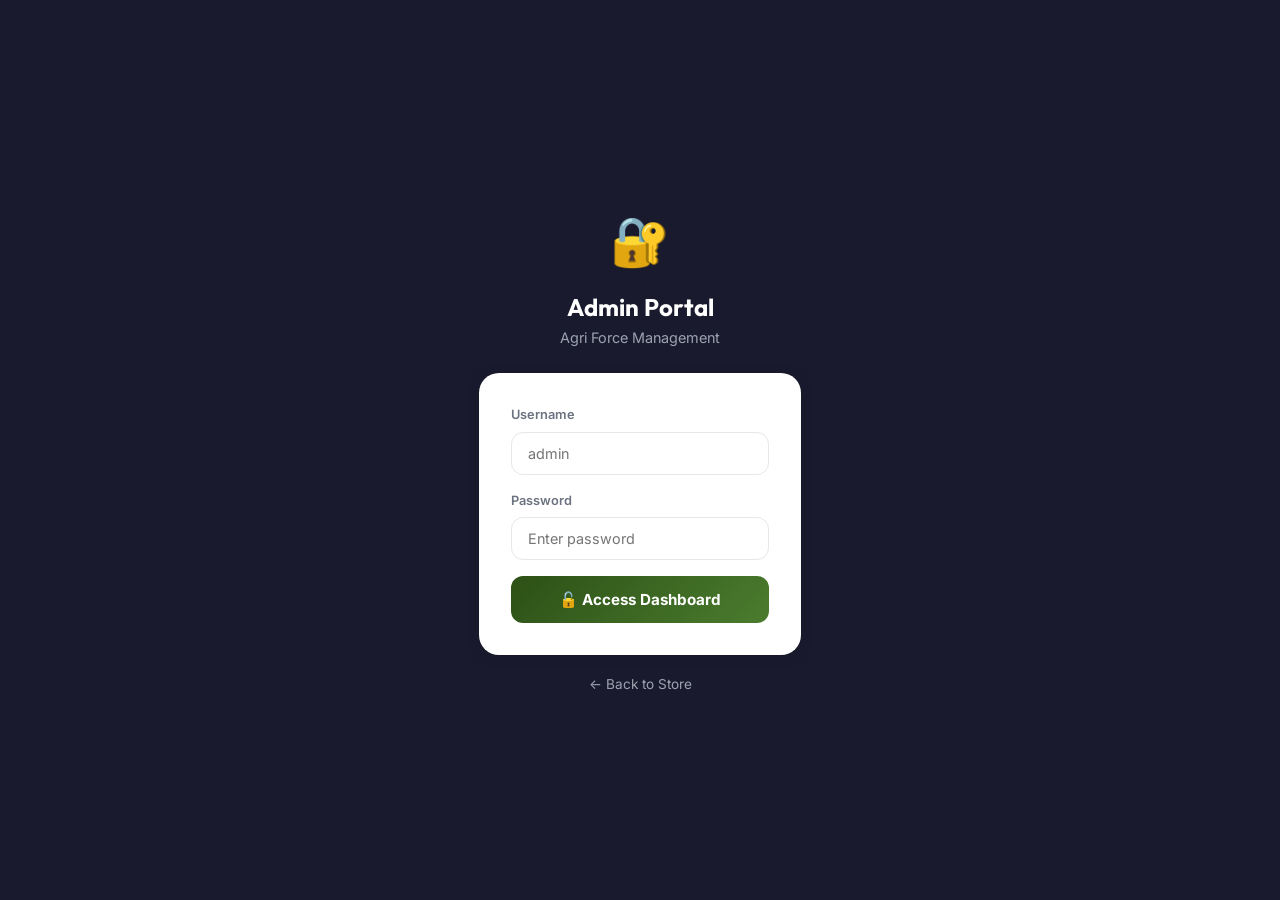
<file: admin/index.html>
<!DOCTYPE html>
<html lang="en">
<head>
  <meta charset="UTF-8">
  <meta name="viewport" content="width=device-width, initial-scale=1.0">
  <title>Admin Login — Agri Force</title>
  <link rel="stylesheet" href="../css/styles.css">
</head>
<body style="background:var(--charcoal);min-height:100vh;display:flex;align-items:center;justify-content:center">

  <div class="auth-container" style="margin:0">
    <div style="text-align:center;margin-bottom:24px">
      <div style="font-size:3rem;margin-bottom:8px">🔐</div>
      <h2 style="font-family:'Outfit';font-size:1.5rem;color:#fff">Admin Portal</h2>
      <p style="color:#9CA3AF;font-size:.9rem">Agri Force Management</p>
    </div>
    <div class="auth-card">
      <form id="adminLoginForm">
        <div class="form-group"><label>Username</label><input type="text" id="adminUser" placeholder="admin" required></div>
        <div class="form-group"><label>Password</label><input type="password" id="adminPass" placeholder="Enter password" required></div>
        <button type="submit" class="btn-primary">🔓 Access Dashboard</button>
      </form>
    </div>
    <div style="text-align:center;margin-top:16px">
      <a href="../index.html" style="color:#9CA3AF;font-size:.85rem">← Back to Store</a>
    </div>
  </div>

  <script>
    document.getElementById('adminLoginForm').onsubmit = (e) => {
      e.preventDefault();
      const user = document.getElementById('adminUser').value;
      const pass = document.getElementById('adminPass').value;
      if (user === 'afi' && pass === 'afiw3') {
        sessionStorage.setItem('gh_admin', 'true');
        window.location.href = 'dashboard.html';
      } else {
        alert('Invalid credentials!');
      }
    };
    if (sessionStorage.getItem('gh_admin') === 'true') window.location.href = 'dashboard.html';
  </script>
</body>
</html>
</file>
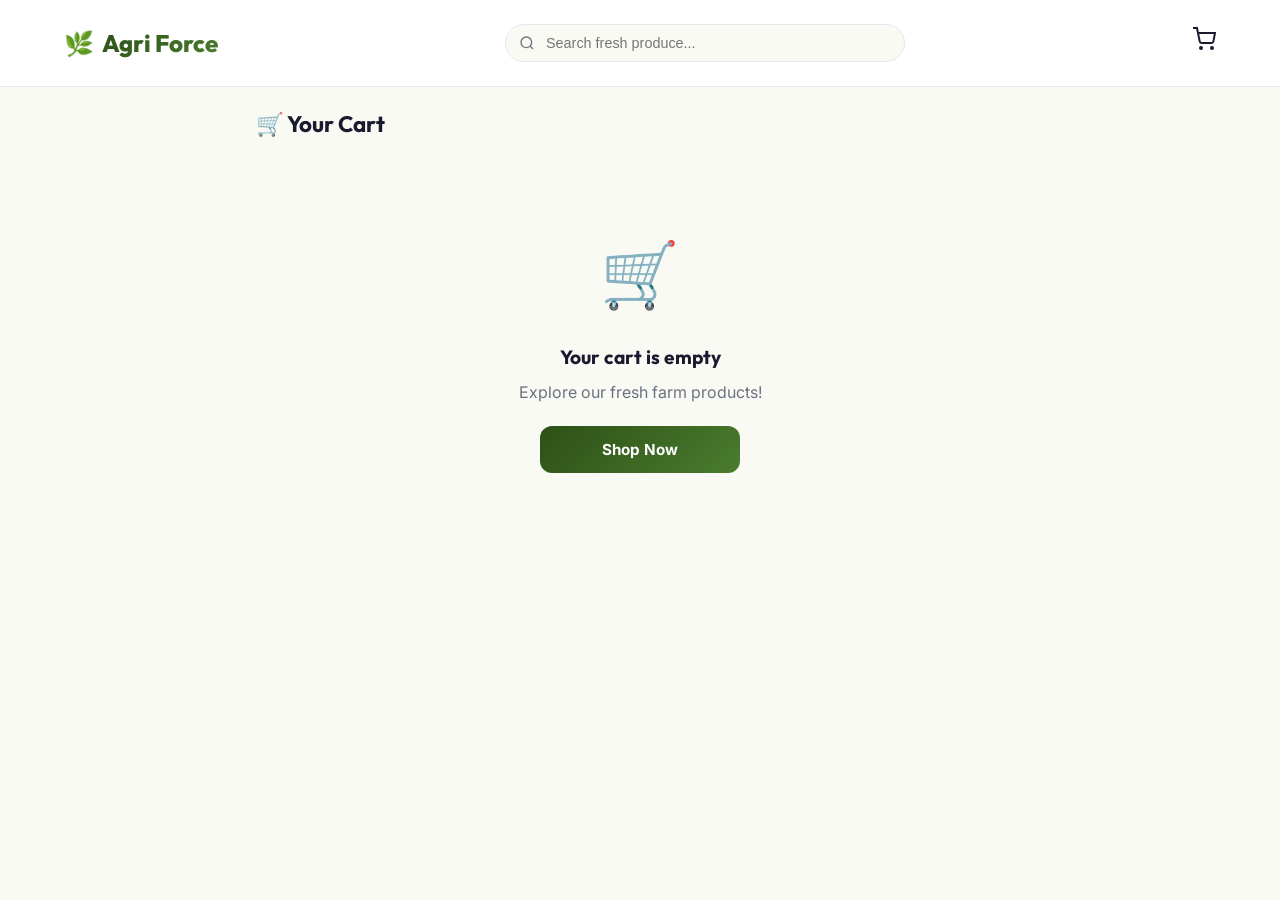
<file: cart.html>
﻿<!DOCTYPE html>
<html lang="en">
<head>
  <meta charset="UTF-8">
  <meta name="viewport" content="width=device-width, initial-scale=1.0">
  <title>Your Cart — Agri Force</title>
  <link rel="stylesheet" href="css/styles.css">
</head>
<body>
  <header class="header">
    <div class="header-inner">
      <a href="index.html" class="logo">🌿 <span>Agri Force</span></a>
      <div class="search-bar">
        <svg viewBox="0 0 24 24" fill="none" stroke="currentColor" stroke-width="2"><circle cx="11" cy="11" r="8"/><path d="m21 21-4.35-4.35"/></svg>
        <input type="text" placeholder="Search fresh produce...">
      </div>
      <div class="header-actions">
        <a href="cart.html"><button aria-label="Cart"><svg viewBox="0 0 24 24" fill="none" stroke="currentColor" stroke-width="2"><circle cx="9" cy="21" r="1"/><circle cx="20" cy="21" r="1"/><path d="M1 1h4l2.68 13.39a2 2 0 0 0 2 1.61h9.72a2 2 0 0 0 2-1.61L23 6H6"/></svg><span class="cart-badge hidden">0</span></button></a>
      </div>
    </div>
  </header>

  <div class="cart-container">
    <h2 style="font-size:1.4rem;margin-bottom:20px;font-family:'Outfit'">🛒 Your Cart</h2>
    <div id="cartItems"></div>
    <div class="cart-summary" id="cartSummary"></div>
  </div>

  <nav class="bottom-nav">
    <a href="index.html"><svg viewBox="0 0 24 24" fill="none" stroke="currentColor" stroke-width="2"><path d="m3 9 9-7 9 7v11a2 2 0 0 1-2 2H5a2 2 0 0 1-2-2z"/><polyline points="9,22 9,12 15,12 15,22"/></svg>Home</a>
    <a href="index.html#categoryBar"><svg viewBox="0 0 24 24" fill="none" stroke="currentColor" stroke-width="2"><circle cx="11" cy="11" r="8"/><path d="m21 21-4.35-4.35"/></svg>Explore</a>
    <a href="cart.html" class="active"><svg viewBox="0 0 24 24" fill="none" stroke="currentColor" stroke-width="2"><circle cx="9" cy="21" r="1"/><circle cx="20" cy="21" r="1"/><path d="M1 1h4l2.68 13.39a2 2 0 0 0 2 1.61h9.72a2 2 0 0 0 2-1.61L23 6H6"/></svg>Cart</a>
    <a href="login.html"><svg viewBox="0 0 24 24" fill="none" stroke="currentColor" stroke-width="2"><path d="M20 21v-2a4 4 0 0 0-4-4H8a4 4 0 0 0-4 4v2"/><circle cx="12" cy="7" r="4"/></svg>Account</a>
  </nav>

  <script src="js/products-data.js"></script>
  <script src="js/app.js"></script>
</body>
</html>
</file>
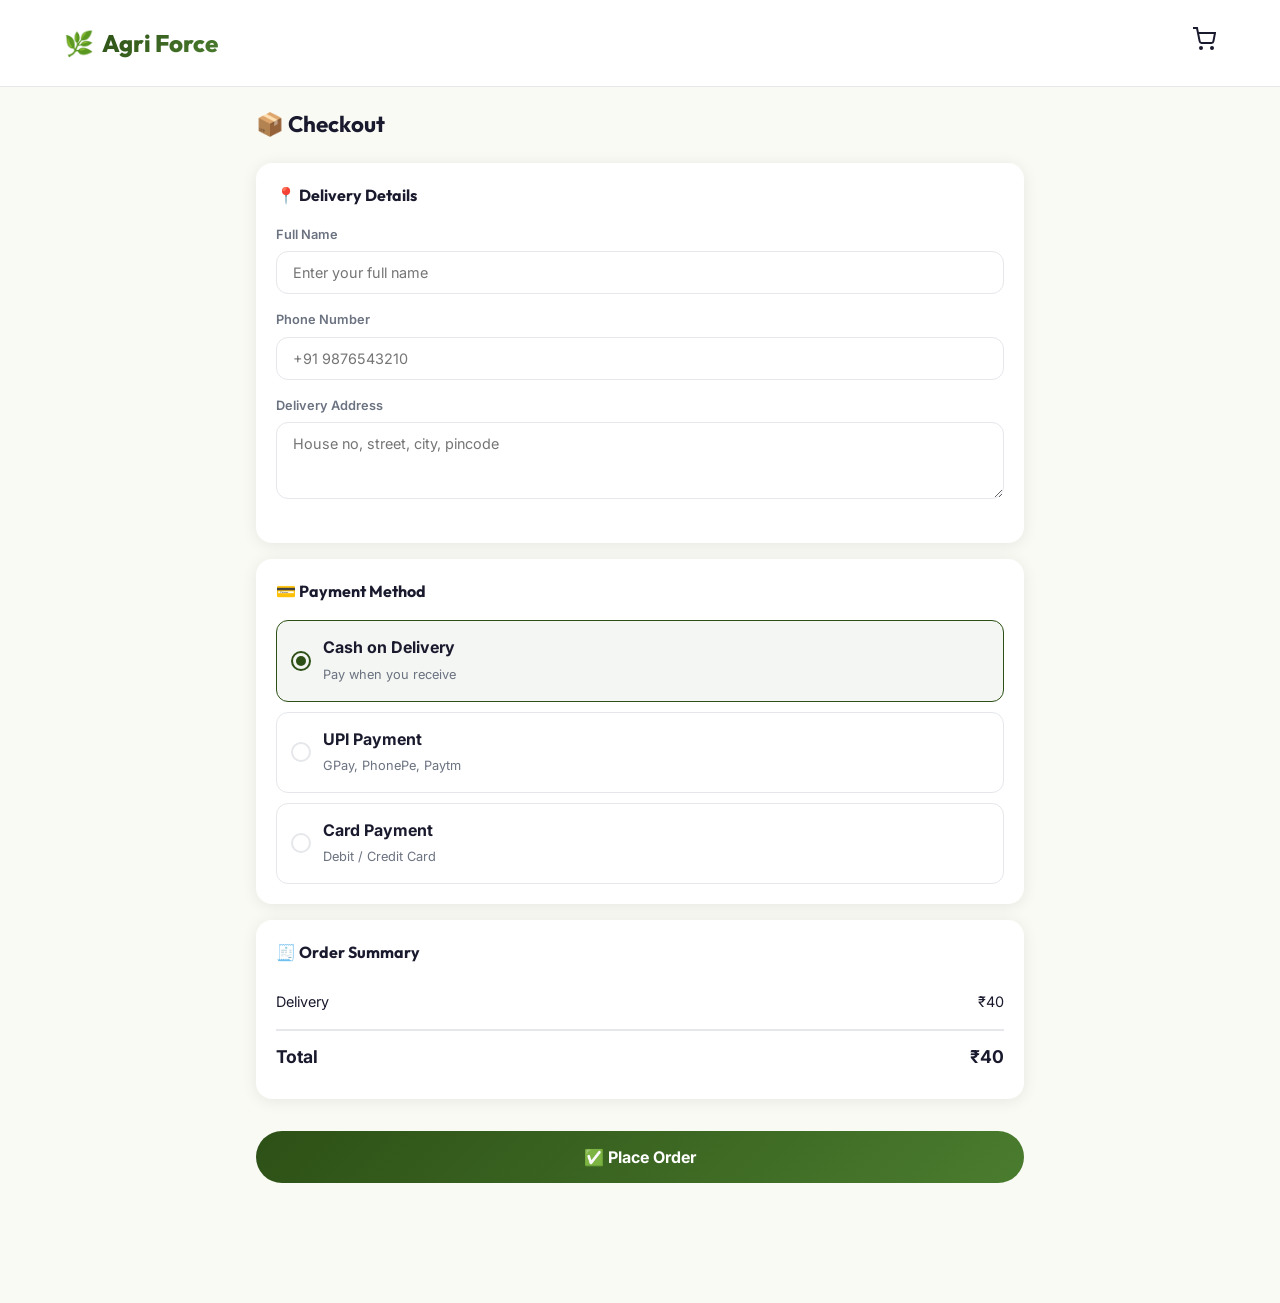
<file: checkout.html>
﻿<!DOCTYPE html>
<html lang="en">
<head>
  <meta charset="UTF-8">
  <meta name="viewport" content="width=device-width, initial-scale=1.0">
  <title>Checkout — Agri Force</title>
  <link rel="stylesheet" href="css/styles.css">
</head>
<body>
  <header class="header">
    <div class="header-inner">
      <a href="index.html" class="logo">🌿 <span>Agri Force</span></a>
      <div class="header-actions">
        <a href="cart.html"><button aria-label="Cart"><svg viewBox="0 0 24 24" fill="none" stroke="currentColor" stroke-width="2"><circle cx="9" cy="21" r="1"/><circle cx="20" cy="21" r="1"/><path d="M1 1h4l2.68 13.39a2 2 0 0 0 2 1.61h9.72a2 2 0 0 0 2-1.61L23 6H6"/></svg><span class="cart-badge hidden">0</span></button></a>
      </div>
    </div>
  </header>

  <div class="checkout-container">
    <h2 style="font-size:1.4rem;margin-bottom:20px;font-family:'Outfit'">📦 Checkout</h2>

    <!-- Delivery Details -->
    <div class="checkout-section">
      <h3>📍 Delivery Details</h3>
      <div class="form-group"><label>Full Name</label><input type="text" id="fullName" placeholder="Enter your full name" required></div>
      <div class="form-group"><label>Phone Number</label><input type="tel" id="phone" placeholder="+91 9876543210" required></div>
      <div class="form-group"><label>Delivery Address</label><textarea id="address" rows="3" placeholder="House no, street, city, pincode" required></textarea></div>
    </div>

    <!-- Payment Method -->
    <div class="checkout-section">
      <h3>💳 Payment Method</h3>
      <div class="payment-options">
        <div class="payment-option selected">
          <div class="payment-radio"></div>
          <div><strong>Cash on Delivery</strong><br><span style="font-size:.8rem;color:var(--text-light)">Pay when you receive</span></div>
        </div>
        <div class="payment-option">
          <div class="payment-radio"></div>
          <div><strong>UPI Payment</strong><br><span style="font-size:.8rem;color:var(--text-light)">GPay, PhonePe, Paytm</span></div>
        </div>
        <div class="payment-option">
          <div class="payment-radio"></div>
          <div><strong>Card Payment</strong><br><span style="font-size:.8rem;color:var(--text-light)">Debit / Credit Card</span></div>
        </div>
      </div>
    </div>

    <!-- Order Summary -->
    <div class="checkout-section">
      <h3>🧾 Order Summary</h3>
      <div id="orderSummary"></div>
    </div>

    <button class="checkout-btn" id="placeOrder">✅ Place Order</button>
  </div>

  <!-- Success Modal -->
  <div class="modal-overlay" id="successModal">
    <div class="modal success-modal">
      <div class="checkmark">✅</div>
      <h2 style="margin-bottom:8px">Order Placed!</h2>
      <p style="color:var(--text-light);margin-bottom:20px">Thank you! Your fresh produce is on its way 🚚</p>
      <p style="font-size:.85rem;color:var(--text-light);margin-bottom:20px">You'll receive a WhatsApp confirmation shortly.</p>
      <a href="index.html"><button class="btn-primary">Continue Shopping</button></a>
    </div>
  </div>

  <nav class="bottom-nav">
    <a href="index.html"><svg viewBox="0 0 24 24" fill="none" stroke="currentColor" stroke-width="2"><path d="m3 9 9-7 9 7v11a2 2 0 0 1-2 2H5a2 2 0 0 1-2-2z"/><polyline points="9,22 9,12 15,12 15,22"/></svg>Home</a>
    <a href="index.html#categoryBar"><svg viewBox="0 0 24 24" fill="none" stroke="currentColor" stroke-width="2"><circle cx="11" cy="11" r="8"/><path d="m21 21-4.35-4.35"/></svg>Explore</a>
    <a href="cart.html"><svg viewBox="0 0 24 24" fill="none" stroke="currentColor" stroke-width="2"><circle cx="9" cy="21" r="1"/><circle cx="20" cy="21" r="1"/><path d="M1 1h4l2.68 13.39a2 2 0 0 0 2 1.61h9.72a2 2 0 0 0 2-1.61L23 6H6"/></svg>Cart</a>
    <a href="login.html"><svg viewBox="0 0 24 24" fill="none" stroke="currentColor" stroke-width="2"><path d="M20 21v-2a4 4 0 0 0-4-4H8a4 4 0 0 0-4 4v2"/><circle cx="12" cy="7" r="4"/></svg>Account</a>
  </nav>

  <script src="js/products-data.js"></script>
  <script src="js/app.js"></script>
</body>
</html>
</file>
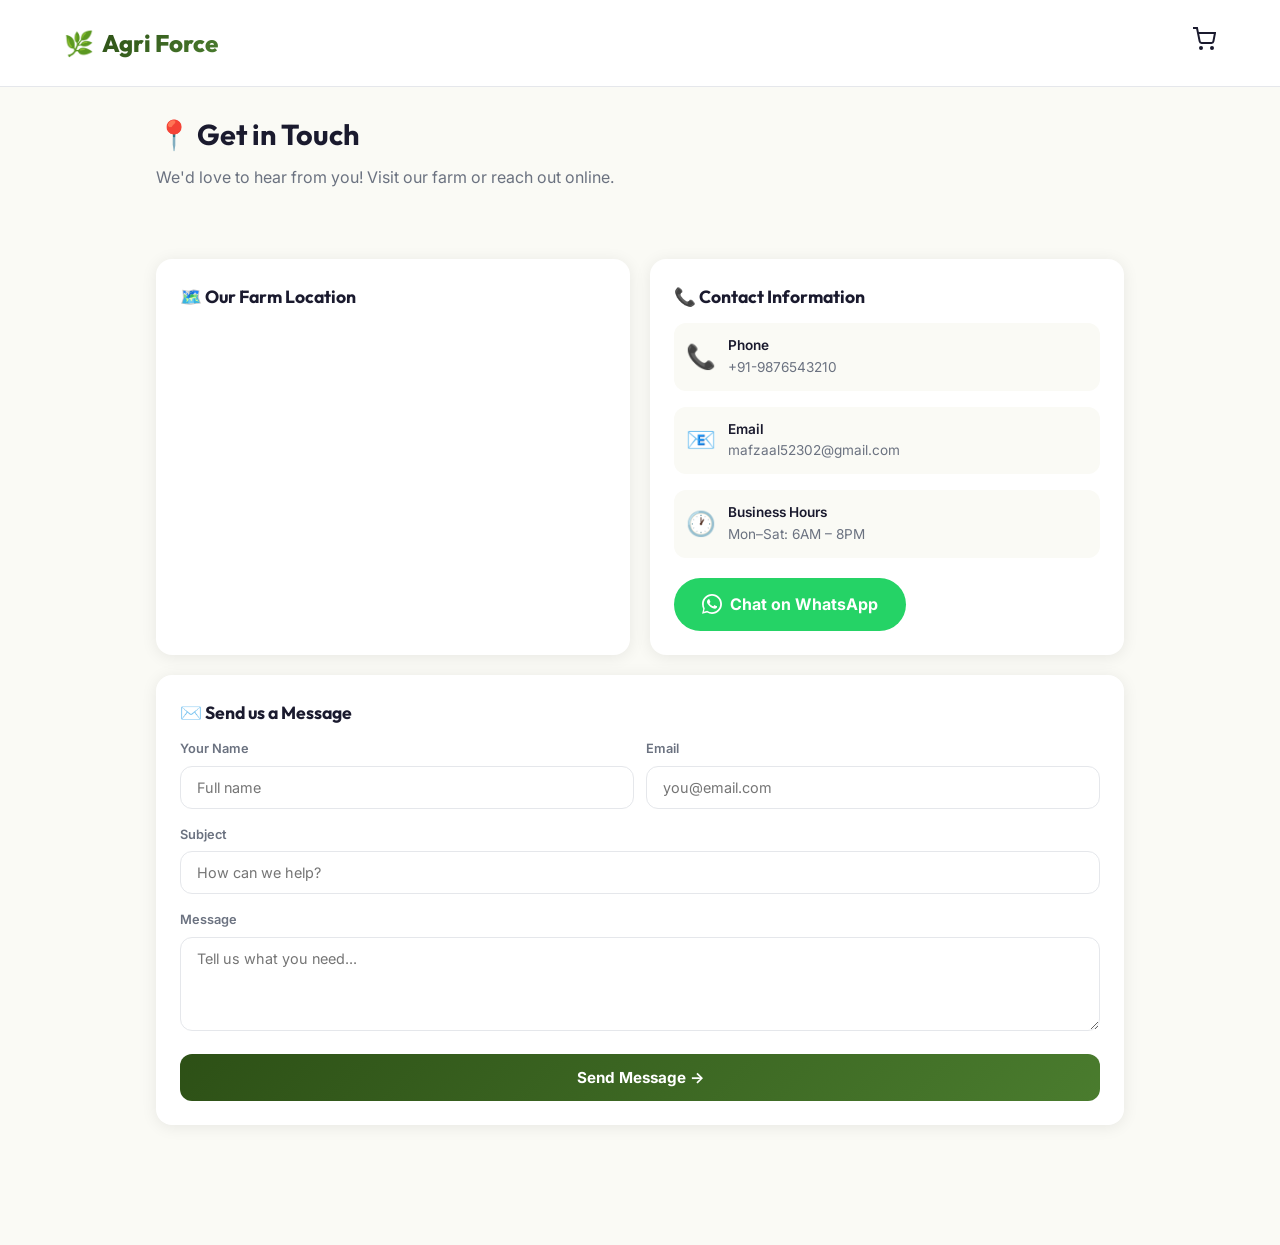
<file: contact.html>
﻿<!DOCTYPE html>
<html lang="en">
<head>
  <meta charset="UTF-8">
  <meta name="viewport" content="width=device-width, initial-scale=1.0">
  <title>Contact Us — Agri Force</title>
  <meta name="description" content="Get in touch with Agri Force. Visit our farm, call us, or message us on WhatsApp.">
  <link rel="stylesheet" href="css/styles.css">
</head>
<body>
  <header class="header">
    <div class="header-inner">
      <a href="index.html" class="logo">🌿 <span>Agri Force</span></a>
      <div class="header-actions">
        <a href="cart.html"><button aria-label="Cart"><svg viewBox="0 0 24 24" fill="none" stroke="currentColor" stroke-width="2"><circle cx="9" cy="21" r="1"/><circle cx="20" cy="21" r="1"/><path d="M1 1h4l2.68 13.39a2 2 0 0 0 2 1.61h9.72a2 2 0 0 0 2-1.61L23 6H6"/></svg><span class="cart-badge hidden">0</span></button></a>
      </div>
    </div>
  </header>

  <div style="max-width:1000px;margin:0 auto;padding:24px 16px">
    <h1 style="font-family:'Outfit';font-size:1.8rem;margin-bottom:8px">📍 Get in Touch</h1>
    <p style="color:var(--text-light);margin-bottom:24px">We'd love to hear from you! Visit our farm or reach out online.</p>
  </div>

  <div class="contact-grid">
    <!-- Map -->
    <div class="contact-card">
      <h3>🗺️ Our Farm Location</h3>
      <div class="map-wrap">
        <iframe src="https://www.google.com/maps/embed?pb=!1m18!1m12!1m3!1d3323.003975543719!2d71.43615711520625!3d34.01513688061614!2m3!1f0!2f0!3f0!3m2!1i1024!2i768!4f13.1!3m3!1m2!1s0x38d910d5402919ab%3A0x367fdf51a70c0c!2sKhyber%20Pakhtunkhwa%2C%20Pakistan!5e0!3m2!1sen!2s!4v1684300000000!5m2!1sen!2s" allowfullscreen loading="lazy" referrerpolicy="no-referrer-when-downgrade"></iframe>
      </div>
    </div>

    <!-- Contact Info -->
    <div class="contact-card">
      <h3>📞 Contact Information</h3>
      <div style="display:flex;flex-direction:column;gap:16px;margin-bottom:20px">
        <div style="display:flex;align-items:center;gap:12px;padding:12px;background:var(--bg);border-radius:12px">
          <span style="font-size:1.5rem">📞</span>
          <div><div style="font-weight:600;font-size:.85rem">Phone</div><div style="color:var(--text-light);font-size:.85rem">+91-9876543210</div></div>
        </div>
        <div style="display:flex;align-items:center;gap:12px;padding:12px;background:var(--bg);border-radius:12px">
          <span style="font-size:1.5rem">📧</span>
          <div><div style="font-weight:600;font-size:.85rem">Email</div><div style="color:var(--text-light);font-size:.85rem">mafzaal52302@gmail.com</div></div>
        </div>
        <div style="display:flex;align-items:center;gap:12px;padding:12px;background:var(--bg);border-radius:12px">
          <span style="font-size:1.5rem">🕐</span>
          <div><div style="font-weight:600;font-size:.85rem">Business Hours</div><div style="color:var(--text-light);font-size:.85rem">Mon–Sat: 6AM – 8PM</div></div>
        </div>
      </div>
      <a href="https://wa.me/919876543210?text=Hi%20Agri%20Force!%20I'd%20like%20to%20order%20some%20fresh%20produce." target="_blank" class="whatsapp-btn">
        <svg width="20" height="20" viewBox="0 0 24 24" fill="currentColor"><path d="M17.472 14.382c-.297-.149-1.758-.867-2.03-.967-.273-.099-.471-.148-.67.15-.197.297-.767.966-.94 1.164-.173.199-.347.223-.644.075-.297-.15-1.255-.463-2.39-1.475-.883-.788-1.48-1.761-1.653-2.059-.173-.297-.018-.458.13-.606.134-.133.298-.347.446-.52.149-.174.198-.298.298-.497.099-.198.05-.371-.025-.52-.075-.149-.669-1.612-.916-2.207-.242-.579-.487-.5-.669-.51-.173-.008-.371-.01-.57-.01-.198 0-.52.074-.792.372-.272.297-1.04 1.016-1.04 2.479 0 1.462 1.065 2.875 1.213 3.074.149.198 2.096 3.2 5.077 4.487.709.306 1.262.489 1.694.625.712.227 1.36.195 1.871.118.571-.085 1.758-.719 2.006-1.413.248-.694.248-1.289.173-1.413-.074-.124-.272-.198-.57-.347z"/><path d="M12 0C5.373 0 0 5.373 0 12c0 2.126.553 4.12 1.52 5.857L.057 23.764l6.071-1.592A11.94 11.94 0 0012 24c6.627 0 12-5.373 12-12S18.627 0 12 0zm0 21.82c-1.978 0-3.81-.534-5.394-1.46l-.386-.229-4.005 1.05 1.07-3.908-.252-.399A9.787 9.787 0 012.18 12c0-5.422 4.398-9.82 9.82-9.82 5.422 0 9.82 4.398 9.82 9.82 0 5.422-4.398 9.82-9.82 9.82z"/></svg>
        Chat on WhatsApp
      </a>
    </div>

    <!-- Contact Form -->
    <div class="contact-card" style="grid-column:1/-1">
      <h3>✉️ Send us a Message</h3>
      <form id="contactForm">
        <div style="display:grid;grid-template-columns:1fr 1fr;gap:12px">
          <div class="form-group"><label>Your Name</label><input type="text" placeholder="Full name" required></div>
          <div class="form-group"><label>Email</label><input type="email" placeholder="you@email.com" required></div>
        </div>
        <div class="form-group"><label>Subject</label><input type="text" placeholder="How can we help?"></div>
        <div class="form-group"><label>Message</label><textarea rows="4" placeholder="Tell us what you need..." required></textarea></div>
        <button type="submit" class="btn-primary">Send Message →</button>
      </form>
    </div>
  </div>

  <nav class="bottom-nav">
    <a href="index.html"><svg viewBox="0 0 24 24" fill="none" stroke="currentColor" stroke-width="2"><path d="m3 9 9-7 9 7v11a2 2 0 0 1-2 2H5a2 2 0 0 1-2-2z"/><polyline points="9,22 9,12 15,12 15,22"/></svg>Home</a>
    <a href="index.html#categoryBar"><svg viewBox="0 0 24 24" fill="none" stroke="currentColor" stroke-width="2"><circle cx="11" cy="11" r="8"/><path d="m21 21-4.35-4.35"/></svg>Explore</a>
    <a href="cart.html"><svg viewBox="0 0 24 24" fill="none" stroke="currentColor" stroke-width="2"><circle cx="9" cy="21" r="1"/><circle cx="20" cy="21" r="1"/><path d="M1 1h4l2.68 13.39a2 2 0 0 0 2 1.61h9.72a2 2 0 0 0 2-1.61L23 6H6"/></svg>Cart</a>
    <a href="login.html"><svg viewBox="0 0 24 24" fill="none" stroke="currentColor" stroke-width="2"><path d="M20 21v-2a4 4 0 0 0-4-4H8a4 4 0 0 0-4 4v2"/><circle cx="12" cy="7" r="4"/></svg>Account</a>
  </nav>

  <script src="js/products-data.js"></script>
  <script src="js/app.js"></script>
  <script>
    document.getElementById('contactForm').onsubmit = (e) => {
      e.preventDefault();
      showToast('Message sent! We\'ll reply soon 📩');
      e.target.reset();
    };
  </script>
</body>
</html>
</file>
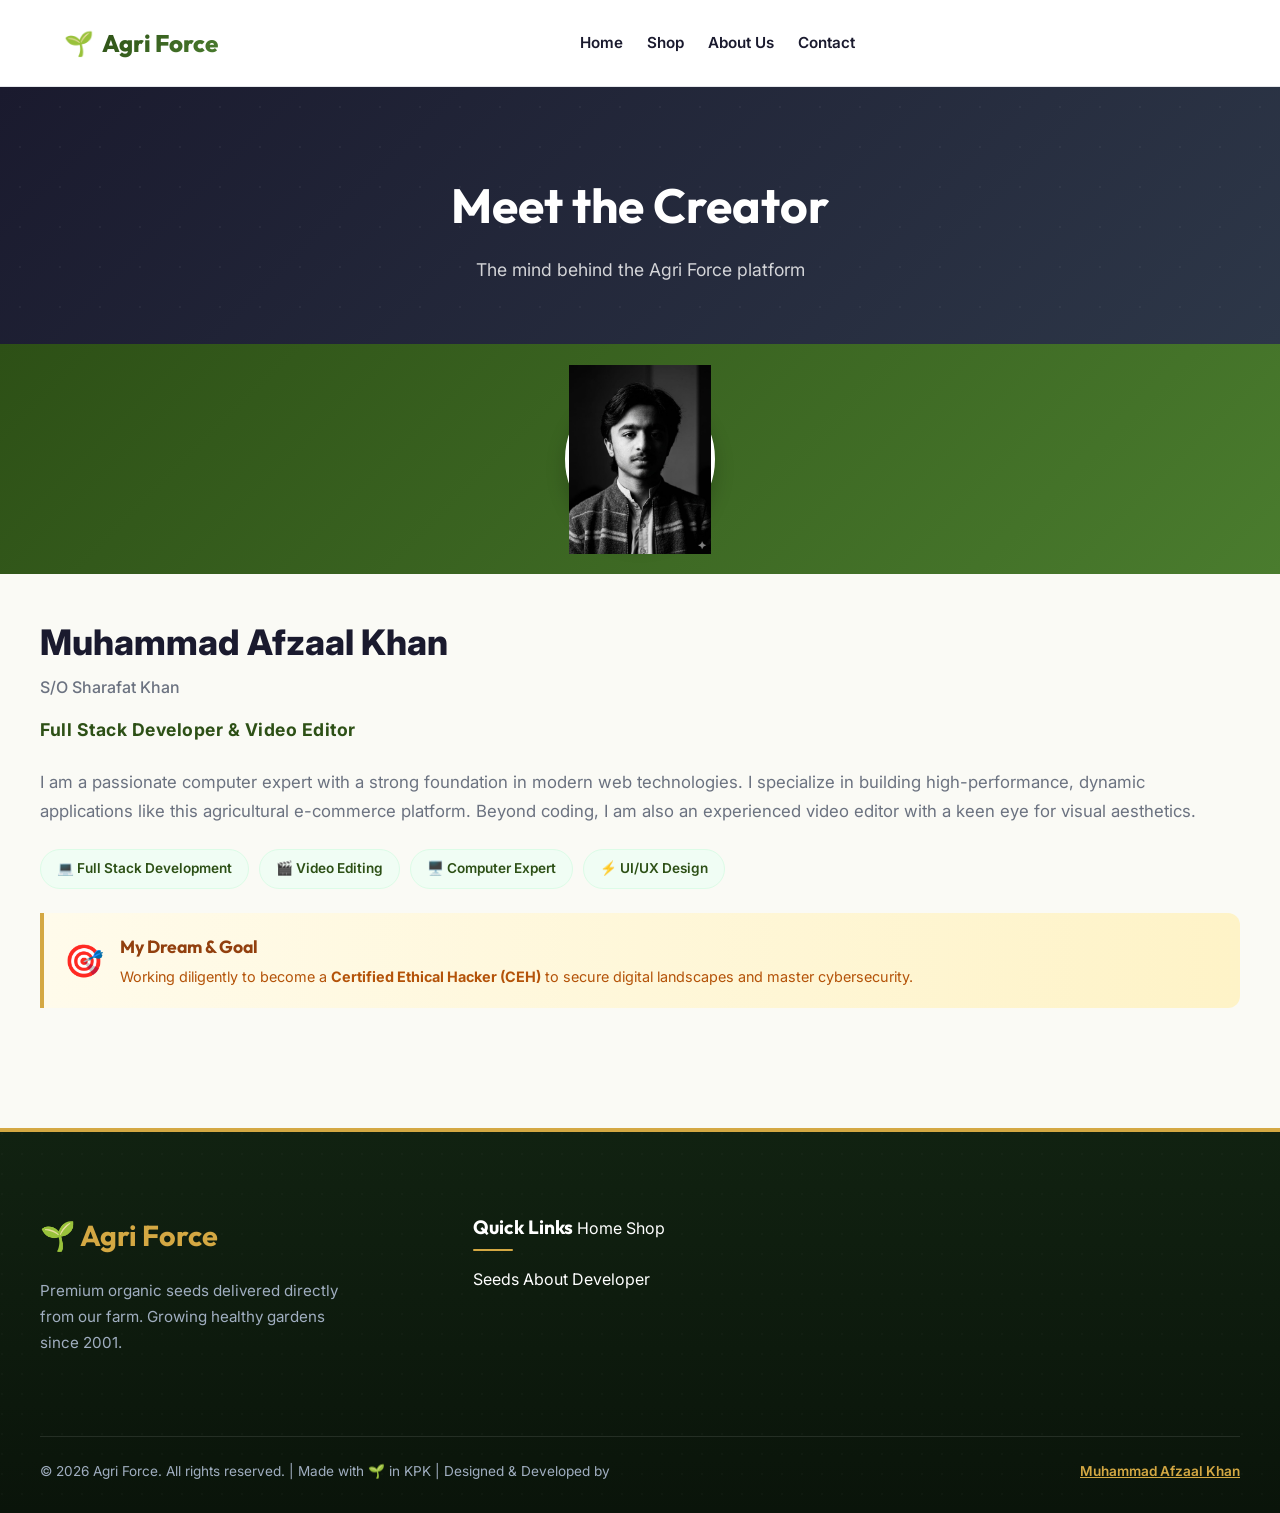
<file: developer.html>
﻿<!DOCTYPE html>
<html lang="en">

<head>
  <meta charset="UTF-8">
  <meta name="viewport" content="width=device-width, initial-scale=1.0">
  <title>About the Developer — Muhammad Afzaal Khan</title>
  <link rel="stylesheet" href="css/styles.css">
  <style>
    .dev-header {
      background: linear-gradient(135deg, var(--charcoal), #2d3748);
      padding: 80px 16px 60px;
      text-align: center;
      color: #fff;
      position: relative;
      overflow: hidden;
    }

    .dev-header::after {
      content: '';
      position: absolute;
      inset: 0;
      background: url('[data-uri]') repeat;
      opacity: 0.5;
    }

    .dev-profile {
      max-width: 900px;
      margin: -40px auto 60px;
      background: var(--card-bg);
      border-radius: 24px;
      box-shadow: 0 20px 40px rgba(0, 0, 0, 0.1);
      display: grid;
      grid-template-columns: 1fr 2fr;
      overflow: hidden;
      position: relative;
      z-index: 10;
    }

    .dev-photo {
      background: linear-gradient(135deg, var(--green), var(--green-light));
      display: flex;
      align-items: center;
      justify-content: center;
      padding: 40px;
      color: #fff;
    }

    .dev-avatar {
      width: 150px;
      height: 150px;
      border-radius: 50%;
      border: 4px solid #fff;
      display: flex;
      align-items: center;
      justify-content: center;
      font-size: 4rem;
      background: rgba(255, 255, 255, 0.2);
      backdrop-filter: blur(10px);
      box-shadow: 0 10px 20px rgba(0, 0, 0, 0.2);
    }

    .dev-info {
      padding: 40px;
      display: flex;
      flex-direction: column;
      justify-content: center;
    }

    .dev-name {
      font-size: 2.2rem;
      font-weight: 800;
      margin-bottom: 4px;
      color: var(--charcoal);
    }

    .dev-father {
      font-size: 1rem;
      color: var(--text-light);
      margin-bottom: 16px;
      font-weight: 500;
    }

    .dev-title {
      color: var(--green);
      font-weight: 700;
      font-size: 1.1rem;
      margin-bottom: 24px;
      letter-spacing: 0.5px;
    }

    .dev-desc {
      font-size: 1.05rem;
      color: var(--text-light);
      line-height: 1.7;
      margin-bottom: 24px;
    }

    .skill-tags {
      display: flex;
      flex-wrap: wrap;
      gap: 10px;
      margin-bottom: 24px;
    }

    .skill-tag {
      padding: 8px 16px;
      background: #f0fdf4;
      color: var(--green);
      border-radius: 50px;
      font-size: 0.85rem;
      font-weight: 600;
      border: 1px solid #dcfce7;
    }

    .dream-box {
      background: linear-gradient(to right, #fffbeb, #fef3c7);
      border-left: 4px solid var(--gold);
      padding: 20px;
      border-radius: 0 12px 12px 0;
      display: flex;
      gap: 16px;
      align-items: center;
    }

    .dream-icon {
      font-size: 2rem;
    }

    .dream-text h4 {
      font-size: 1.1rem;
      color: #92400e;
      margin-bottom: 4px;
    }

    .dream-text p {
      font-size: 0.9rem;
      color: #b45309;
    }

    @media(max-width: 768px) {
      .dev-profile {
        grid-template-columns: 1fr;
        margin: -20px 16px 60px;
      }

      .dev-photo {
        padding: 40px 20px;
      }

      .dev-info {
        padding: 24px;
      }
    }
  </style>
</head>

<body>

  <!-- HEADER / NAVBAR -->
  <header class="header">
    <div class="header-inner">
      <a href="index.html" class="logo">🌱 <span>Agri Force</span></a>
      <nav class="main-nav" id="mainNav">
        <a href="index.html" class="nav-link">Home</a>
        <a href="index.html#productGrid" class="nav-link">Shop</a>
        <a href="index.html#aboutSection" class="nav-link">About Us</a>
        <a href="contact.html" class="nav-link">Contact</a>
      </nav>
      <div class="header-actions">
        <button class="hamburger" id="hamburger" aria-label="Menu"
          onclick="document.getElementById('mainNav').classList.toggle('open')">
          <span></span><span></span><span></span>
        </button>
      </div>
    </div>
  </header>

  <div class="dev-header">
    <h1 style="font-size: 3rem; margin-bottom: 12px; position:relative; z-index:2;">Meet the Creator</h1>
    <p style="font-size: 1.1rem; opacity: 0.8; max-width: 600px; margin: 0 auto; position:relative; z-index:2;">The mind
      behind the Agri Force platform</p>
  </div>

  <div class="dev-profi le">
    <div class="dev-photo">
      <div class="dev-avatar"><img src="MP.jpeg" alt=""></div>
    </div>
    <div class="dev-info">
      <div class="dev-name">Muhammad Afzaal Khan</div>
      <div class="dev-father">S/O Sharafat Khan</div>
      <div class="dev-title">Full Stack Developer & Video Editor</div>

      <p class="dev-desc">
        I am a passionate computer expert with a strong foundation in modern web technologies. I specialize in building
        high-performance, dynamic applications like this agricultural e-commerce platform. Beyond coding, I am also an
        experienced video editor with a keen eye for visual aesthetics.
      </p>

      <div class="skill-tags">
        <span class="skill-tag">💻 Full Stack Development</span>
        <span class="skill-tag">🎬 Video Editing</span>
        <span class="skill-tag">🖥️ Computer Expert</span>
        <span class="skill-tag">⚡ UI/UX Design</span>
      </div>

      <div class="dream-box">
        <div class="dream-icon">🎯</div>
        <div class="dream-text">
          <h4>My Dream & Goal</h4>
          <p>Working diligently to become a <strong>Certified Ethical Hacker (CEH)</strong> to secure digital landscapes
            and master cybersecurity.</p>
        </div>
      </div>
    </div>
  </div>

  <!-- FOOTER -->
  <footer class="site-footer">
    <div class="footer-inner">
      <div class="footer-col">
        <h3>🌱 Agri Force</h3>
        <p>Premium organic seeds delivered directly from our farm. Growing healthy gardens since 2001.</p>
      </div>
      <div class="footer-col">
        <h4>Quick Links</h4>
        <a href="index.html">Home</a>
        <a href="index.html#productGrid">Shop Seeds</a>
        <a href="developer.html">About Developer</a>
      </div>
    </div>
    <div class="footer-bottom">© 2026 Agri Force. All rights reserved. | Made with 🌱 in KPK | Designed & Developed by
      <a href="developer.html" style="color:var(--gold); font-weight:600; text-decoration:underline;">Muhammad Afzaal
        Khan</a></div>
  </footer>

</body>

</html>
</file>
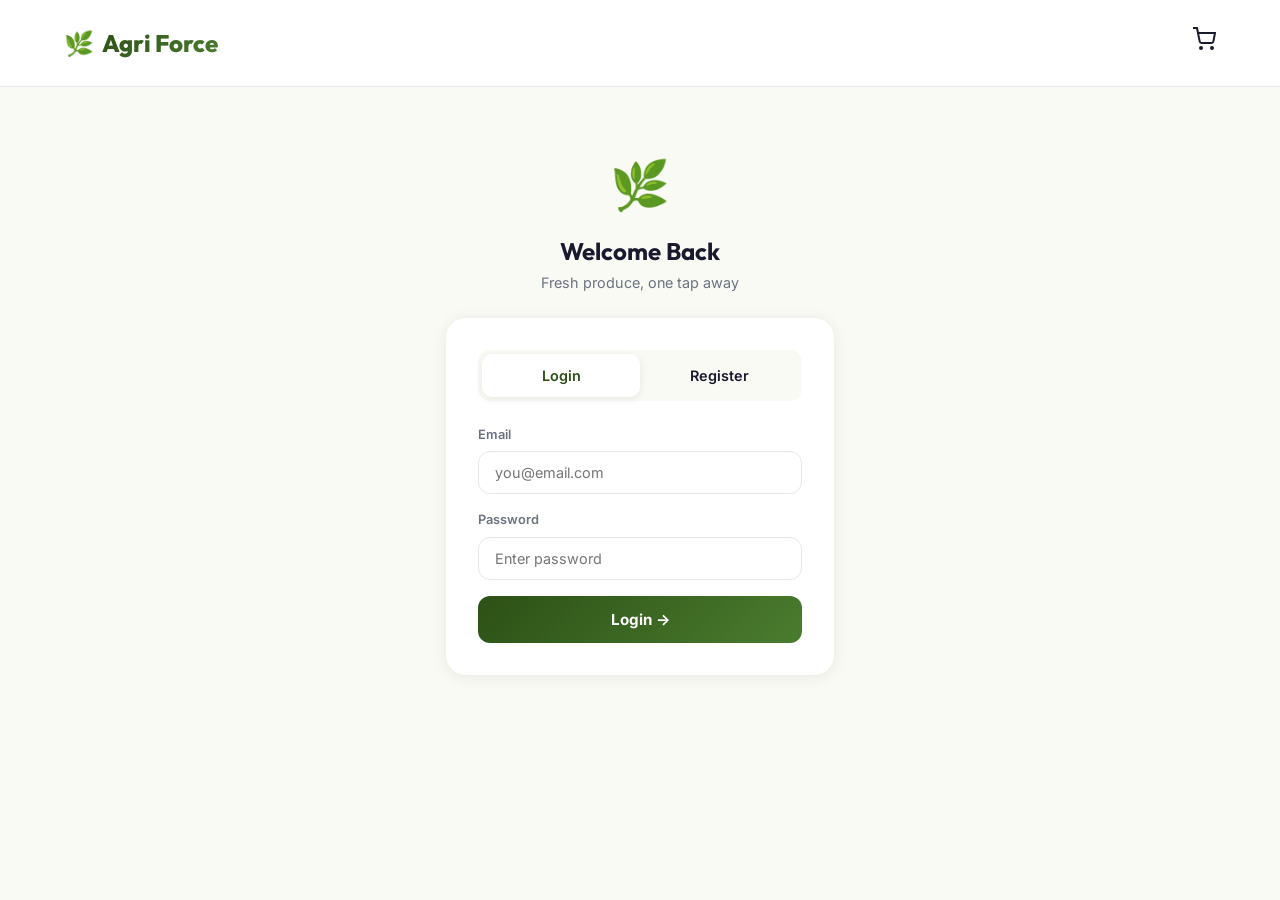
<file: login.html>
﻿<!DOCTYPE html>
<html lang="en">
<head>
  <meta charset="UTF-8">
  <meta name="viewport" content="width=device-width, initial-scale=1.0">
  <title>Login — Agri Force</title>
  <link rel="stylesheet" href="css/styles.css">
</head>
<body>
  <header class="header">
    <div class="header-inner">
      <a href="index.html" class="logo">🌿 <span>Agri Force</span></a>
      <div class="header-actions">
        <a href="cart.html"><button aria-label="Cart"><svg viewBox="0 0 24 24" fill="none" stroke="currentColor" stroke-width="2"><circle cx="9" cy="21" r="1"/><circle cx="20" cy="21" r="1"/><path d="M1 1h4l2.68 13.39a2 2 0 0 0 2 1.61h9.72a2 2 0 0 0 2-1.61L23 6H6"/></svg><span class="cart-badge hidden">0</span></button></a>
      </div>
    </div>
  </header>

  <div class="auth-container">
    <div style="text-align:center;margin-bottom:24px">
      <div style="font-size:3rem;margin-bottom:8px">🌿</div>
      <h2 style="font-family:'Outfit';font-size:1.5rem">Welcome Back</h2>
      <p style="color:var(--text-light);font-size:.9rem">Fresh produce, one tap away</p>
    </div>

    <div class="auth-card">
      <div class="auth-tabs">
        <div class="auth-tab active" onclick="switchTab('login')">Login</div>
        <div class="auth-tab" onclick="switchTab('register')">Register</div>
      </div>

      <!-- Login Form -->
      <form id="loginForm">
        <div class="form-group"><label>Email</label><input type="email" id="loginEmail" placeholder="you@email.com" required></div>
        <div class="form-group"><label>Password</label><input type="password" id="loginPass" placeholder="Enter password" required></div>
        <button type="submit" class="btn-primary">Login →</button>
      </form>

      <!-- Register Form -->
      <form id="registerForm" style="display:none">
        <div class="form-group"><label>Full Name</label><input type="text" id="regName" placeholder="Your name" required></div>
        <div class="form-group"><label>Email</label><input type="email" id="regEmail" placeholder="you@email.com" required></div>
        <div class="form-group"><label>Phone</label><input type="tel" id="regPhone" placeholder="+91 9876543210" required></div>
        <div class="form-group"><label>Password</label><input type="password" id="regPass" placeholder="Create password" required></div>
        <button type="submit" class="btn-primary">Create Account →</button>
      </form>
    </div>

    <!-- Logged In State -->
    <div id="loggedInState" style="display:none">
      <div class="auth-card" style="text-align:center">
        <div style="font-size:3rem;margin-bottom:12px">👋</div>
        <h3 id="userName" style="margin-bottom:4px"></h3>
        <p id="userEmail" style="color:var(--text-light);font-size:.85rem;margin-bottom:20px"></p>
        <a href="index.html"><button class="btn-primary" style="margin-bottom:10px">Continue Shopping</button></a>
        <button onclick="Auth.logout();location.reload()" style="width:100%;padding:12px;background:var(--bg);border-radius:12px;font-weight:600;color:var(--red)">Logout</button>
      </div>
    </div>
  </div>

  <nav class="bottom-nav">
    <a href="index.html"><svg viewBox="0 0 24 24" fill="none" stroke="currentColor" stroke-width="2"><path d="m3 9 9-7 9 7v11a2 2 0 0 1-2 2H5a2 2 0 0 1-2-2z"/><polyline points="9,22 9,12 15,12 15,22"/></svg>Home</a>
    <a href="index.html#categoryBar"><svg viewBox="0 0 24 24" fill="none" stroke="currentColor" stroke-width="2"><circle cx="11" cy="11" r="8"/><path d="m21 21-4.35-4.35"/></svg>Explore</a>
    <a href="cart.html"><svg viewBox="0 0 24 24" fill="none" stroke="currentColor" stroke-width="2"><circle cx="9" cy="21" r="1"/><circle cx="20" cy="21" r="1"/><path d="M1 1h4l2.68 13.39a2 2 0 0 0 2 1.61h9.72a2 2 0 0 0 2-1.61L23 6H6"/></svg>Cart</a>
    <a href="login.html" class="active"><svg viewBox="0 0 24 24" fill="none" stroke="currentColor" stroke-width="2"><path d="M20 21v-2a4 4 0 0 0-4-4H8a4 4 0 0 0-4 4v2"/><circle cx="12" cy="7" r="4"/></svg>Account</a>
  </nav>

  <script src="js/products-data.js"></script>
  <script src="js/app.js"></script>
  <script>
    function switchTab(tab) {
      document.querySelectorAll('.auth-tab').forEach((t,i) => t.classList.toggle('active', (tab==='login'?i===0:i===1)));
      document.getElementById('loginForm').style.display = tab==='login'?'block':'none';
      document.getElementById('registerForm').style.display = tab==='register'?'block':'none';
    }
    document.addEventListener('DOMContentLoaded', () => {
      const user = Auth.getUser();
      if (user) {
        document.querySelector('.auth-card').style.display = 'none';
        document.querySelector('.auth-container > div:first-child').style.display = 'none';
        const ls = document.getElementById('loggedInState');
        ls.style.display = 'block';
        document.getElementById('userName').textContent = 'Hello, ' + user.name + '!';
        document.getElementById('userEmail').textContent = user.email;
      }
      document.getElementById('loginForm').onsubmit = (e) => {
        e.preventDefault();
        const email = document.getElementById('loginEmail').value;
        Auth.login(email, email.split('@')[0]);
        showToast('Welcome back! 🎉');
        setTimeout(() => location.reload(), 1000);
      };
      document.getElementById('registerForm').onsubmit = (e) => {
        e.preventDefault();
        const name = document.getElementById('regName').value;
        const email = document.getElementById('regEmail').value;
        Auth.login(email, name);
        showToast('Account created! 🎉');
        setTimeout(() => location.reload(), 1000);
      };
    });
  </script>
</body>
</html>
</file>
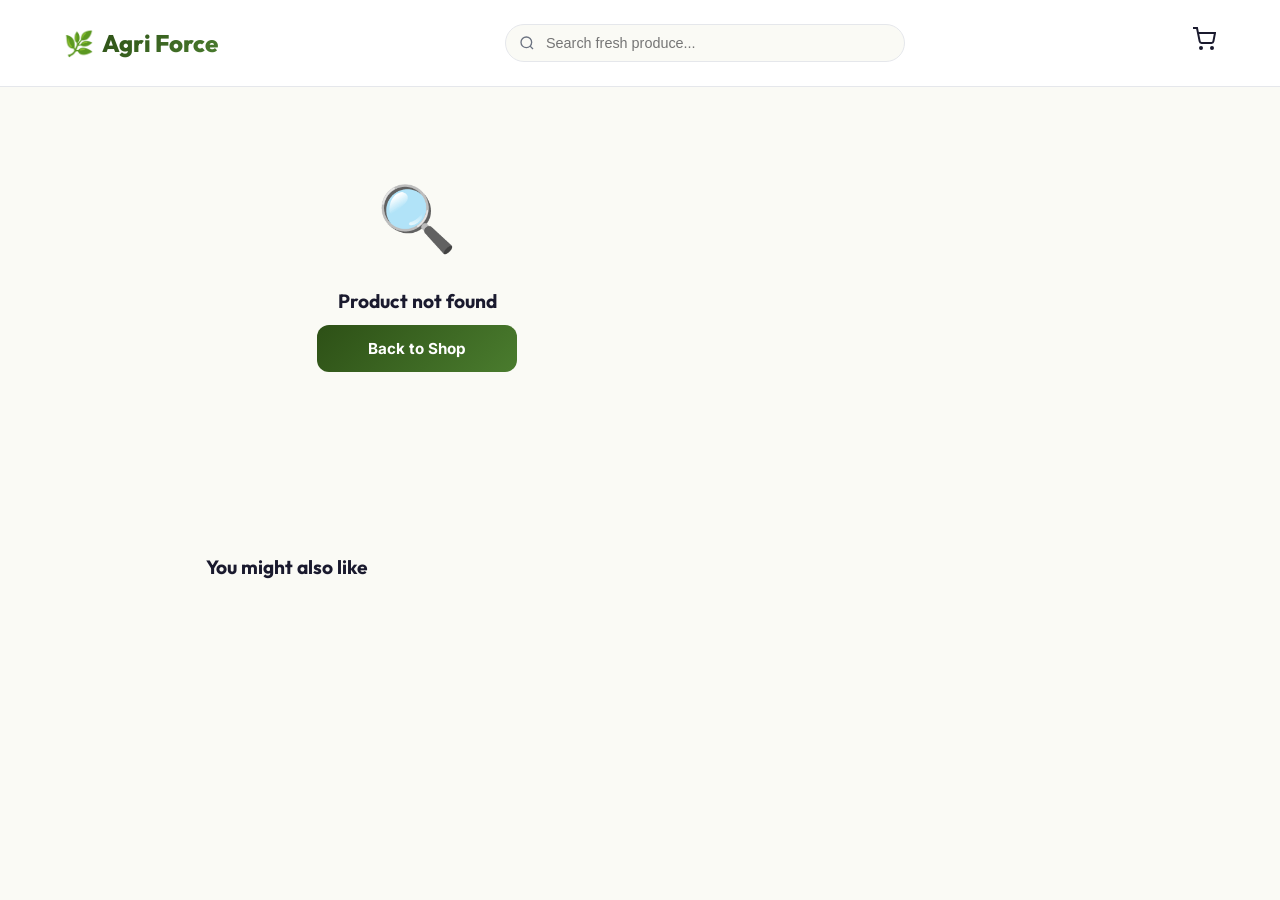
<file: product.html>
﻿<!DOCTYPE html>
<html lang="en">

<head>
  <meta charset="UTF-8">
  <meta name="viewport" content="width=device-width, initial-scale=1.0">
  <title>Product — Agri Force</title>
  <meta name="description" content="View product details and add to cart — Agri Force organic produce.">
  <link rel="stylesheet" href="css/styles.css">
</head>

<body>
  <header class="header">
    <div class="header-inner">
      <a href="index.html" class="logo">🌿 <span>Agri Force</span></a>
      <div class="search-bar">
        <svg viewBox="0 0 24 24" fill="none" stroke="currentColor" stroke-width="2">
          <circle cx="11" cy="11" r="8" />
          <path d="m21 21-4.35-4.35" />
        </svg>
        <input type="text" placeholder="Search fresh produce...">
      </div>
      <div class="header-actions">
        <a href="cart.html"><button aria-label="Cart"><svg viewBox="0 0 24 24" fill="none" stroke="currentColor"
              stroke-width="2">
              <circle cx="9" cy="21" r="1" />
              <circle cx="20" cy="21" r="1" />
              <path d="M1 1h4l2.68 13.39a2 2 0 0 0 2 1.61h9.72a2 2 0 0 0 2-1.61L23 6H6" />
            </svg><span class="cart-badge hidden">0</span></button></a>
      </div>
    </div>
  </header>

  <div class="product-detail" id="productDetail"></div>

  <!-- Related Products -->
  <div style="max-width:900px;margin:0 auto;padding:0 16px 120px">
    <h2 style="font-size:1.2rem;margin-bottom:16px">You might also like</h2>
    <div class="product-grid" id="relatedGrid" style="padding:0"></div>
  </div>

  <nav class="bottom-nav">
    <a href="index.html"><svg viewBox="0 0 24 24" fill="none" stroke="currentColor" stroke-width="2">
        <path d="m3 9 9-7 9 7v11a2 2 0 0 1-2 2H5a2 2 0 0 1-2-2z" />
        <polyline points="9,22 9,12 15,12 15,22" />
      </svg>Home</a>
    <a href="index.html#categoryBar"><svg viewBox="0 0 24 24" fill="none" stroke="currentColor" stroke-width="2">
        <circle cx="11" cy="11" r="8" />
        <path d="m21 21-4.35-4.35" />
      </svg>Explore</a>
    <a href="cart.html"><svg viewBox="0 0 24 24" fill="none" stroke="currentColor" stroke-width="2">
        <circle cx="9" cy="21" r="1" />
        <circle cx="20" cy="21" r="1" />
        <path d="M1 1h4l2.68 13.39a2 2 0 0 0 2 1.61h9.72a2 2 0 0 0 2-1.61L23 6H6" />
      </svg>Cart</a>
    <a href="login.html"><svg viewBox="0 0 24 24" fill="none" stroke="currentColor" stroke-width="2">
        <path d="M20 21v-2a4 4 0 0 0-4-4H8a4 4 0 0 0-4 4v2" />
        <circle cx="12" cy="7" r="4" />
      </svg>Account</a>
  </nav>

  <script src="js/products-data.js"></script>
  <script src="js/app.js"></script>
  <script>
    document.addEventListener('DOMContentLoaded', () => {
      const params = new URLSearchParams(window.location.search);
      const id = parseInt(params.get('id'));
      const p = PRODUCTS.find(x => x.id === id);
      if (p) {
        document.title = p.name + ' — Agri Force';
        const related = PRODUCTS.filter(x => x.category === p.category && x.id !== p.id).slice(0, 4);
        renderProducts(document.getElementById('relatedGrid'), related);
      }
    });
  </script>
</body>

</html>
</file>
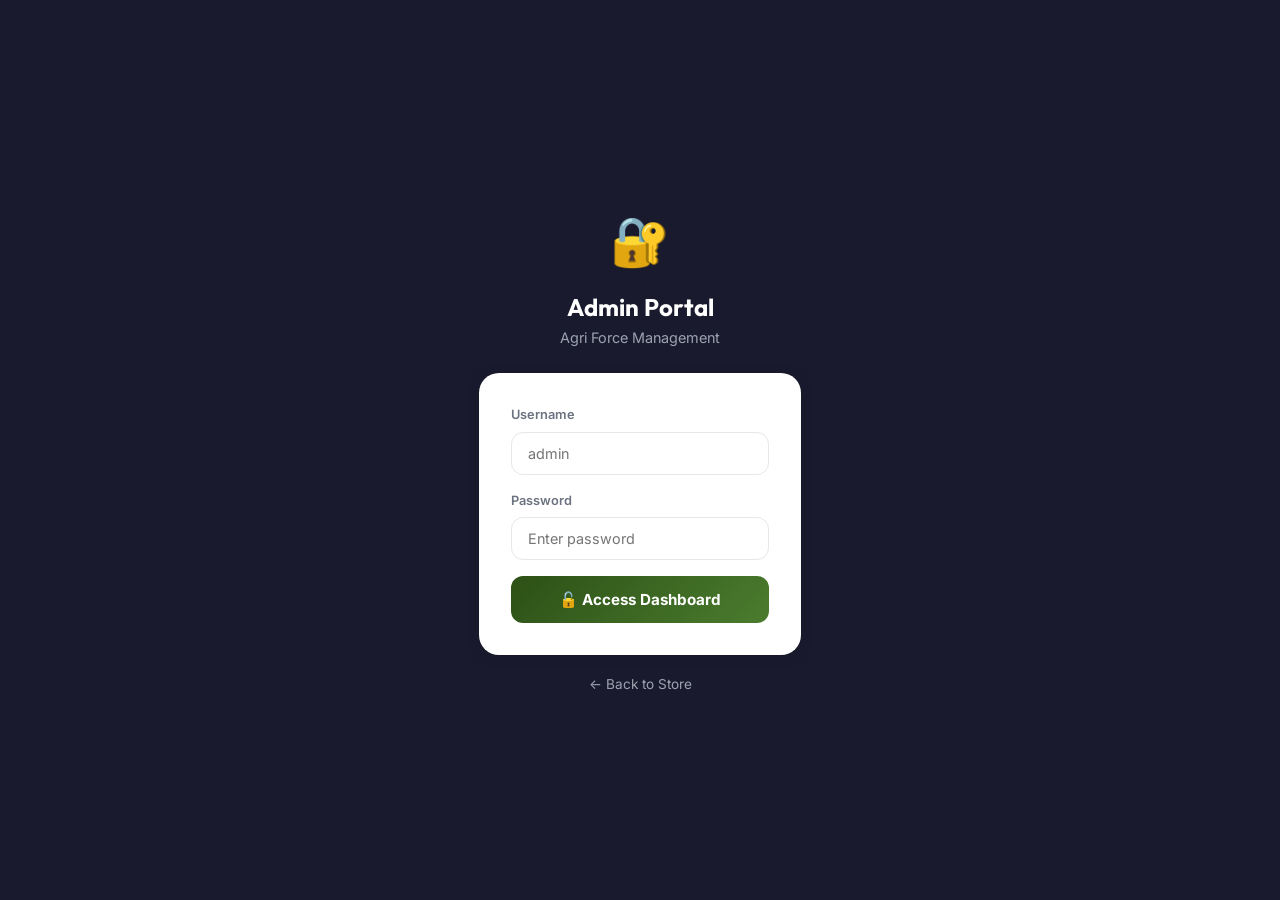
<file: admin/dashboard.html>
﻿<!DOCTYPE html>
<html lang="en">
<head>
  <meta charset="UTF-8">
  <meta name="viewport" content="width=device-width, initial-scale=1.0">
  <title>Admin Dashboard — Agri Force</title>
  <link rel="stylesheet" href="../css/styles.css">
  <style>
    body { background: var(--bg); font-family: 'Inter', sans-serif; }
    .hidden { display: none !important; }
    .tab-pane { animation: fadeIn 0.3s ease; }
    @keyframes fadeIn { from { opacity: 0; transform: translateY(5px); } to { opacity: 1; transform: translateY(0); } }
  </style>
</head>
<body>

  <!-- Admin Header -->
  <header class="admin-header" style="display:flex; justify-content:space-between; align-items:center;">
    <div style="display:flex; align-items:center; gap:8px; font-family:'Outfit'; font-size:1.5rem; font-weight:700;">
      🌱 Agri Force Admin
    </div>
    <div style="display:flex; align-items:center; gap:16px;">
      <span style="font-size:0.85rem; color:#9CA3AF;">Welcome, Admin</span>
      <button onclick="logoutAdmin()" style="background:var(--red); color:white; padding:6px 16px; border-radius:50px; font-weight:600; font-size:0.8rem;">Logout</button>
    </div>
  </header>

  <div style="max-width:1200px; margin:0 auto; padding-bottom:100px;">
    <!-- Stats -->
    <div class="admin-stats" id="adminStats">
      <!-- Injected via JS -->
    </div>

    <!-- Tabs -->
    <div class="admin-tabs">
      <div class="admin-tab active" data-tab="orders">📦 Orders</div>
      <div class="admin-tab" data-tab="products">🌱 Products</div>
      <div class="admin-tab" data-tab="customers">👥 Customers</div>
    </div>

    <!-- Content -->
    <div class="admin-content">
      <!-- Orders Tab -->
      <div id="tab-orders" class="tab-pane">
        <div style="display:flex; justify-content:space-between; align-items:center; margin-bottom:16px;">
          <h2>Recent Orders</h2>
        </div>
        <div id="ordersContainer"></div>
      </div>

      <!-- Products Tab -->
      <div id="tab-products" class="tab-pane hidden">
        <div style="display:flex; justify-content:space-between; align-items:center; margin-bottom:16px;">
          <h2>Product Inventory</h2>
          <button class="btn-primary" style="width:auto; padding:8px 16px; border-radius:50px;" onclick="alert('Product adding feature coming soon!')">+ Add Product</button>
        </div>
        <div id="productsContainer" style="display:grid; grid-template-columns:1fr; gap:12px;"></div>
      </div>

      <!-- Customers Tab -->
      <div id="tab-customers" class="tab-pane hidden">
        <h2 style="margin-bottom:16px;">Customer Directory</h2>
        <div class="empty-state">
          <div class="icon">👥</div>
          <h3>Customer Database Syncing</h3>
          <p>This tab is linked to real-time sync with Supabase. Check back later.</p>
        </div>
      </div>
    </div>
  </div>

  <script src="../js/products-data.js"></script>
  <script>
    // Auth Check
    if (sessionStorage.getItem('gh_admin') !== 'true') {
      window.location.href = 'index.html';
    }

    function logoutAdmin() {
      sessionStorage.removeItem('gh_admin');
      window.location.href = 'index.html';
    }

    // Tabs Logic
    document.querySelectorAll('.admin-tab').forEach(tab => {
      tab.onclick = () => {
        document.querySelectorAll('.admin-tab').forEach(t => t.classList.remove('active'));
        tab.classList.add('active');
        document.querySelectorAll('.tab-pane').forEach(p => p.classList.add('hidden'));
        document.getElementById('tab-' + tab.dataset.tab).classList.remove('hidden');
      };
    });

    // Load Data
    function loadAdminData() {
      const orders = JSON.parse(localStorage.getItem('gh_orders') || '[]');
      
      // Update Stats
      const totalRev = orders.reduce((sum, o) => sum + o.total, 0);
      const pendingOrders = orders.filter(o => o.status === 'pending').length;
      
      document.getElementById('adminStats').innerHTML = `
        <div class="stat-card">
          <div class="number">₹${totalRev}</div>
          <div class="label">Total Revenue</div>
        </div>
        <div class="stat-card">
          <div class="number">${orders.length}</div>
          <div class="label">Total Orders</div>
        </div>
        <div class="stat-card">
          <div class="number">${pendingOrders}</div>
          <div class="label">Pending Orders</div>
        </div>
        <div class="stat-card">
          <div class="number">${PRODUCTS.length}</div>
          <div class="label">Total Products</div>
        </div>
      `;

      // Render Orders
      const oc = document.getElementById('ordersContainer');
      if (orders.length === 0) {
        oc.innerHTML = '<div class="empty-state"><div class="icon">📦</div><h3>No orders yet</h3><p>Your latest farm orders will appear here.</p></div>';
      } else {
        oc.innerHTML = [...orders].reverse().map((o, index) => {
          const originalIndex = orders.length - 1 - index;
          return `
          <div class="order-card">
            <div style="display:flex; justify-content:space-between; align-items:flex-start; margin-bottom:12px;">
              <div>
                <strong style="font-size:1.1rem;">${o.id}</strong>
                <div style="font-size:0.8rem; color:var(--text-light); margin-top:4px;">${new Date(o.date).toLocaleString()}</div>
              </div>
              <span class="order-status status-${o.status}">${o.status.toUpperCase()}</span>
            </div>
            <div style="font-size:0.9rem; margin-bottom:12px;">
              <strong>Customer:</strong> ${o.customer.name} <br>
              <strong>Phone:</strong> ${o.customer.phone} <br>
              <strong>Address:</strong> ${o.customer.address}
            </div>
            <div style="font-size:0.85rem; border-top:1px solid var(--border); padding-top:12px; margin-bottom:12px; color:var(--text-light);">
              ${o.items.map(i => `<div style="margin-bottom:4px;">${i.qty}x ${i.name} (${i.weight})</div>`).join('')}
            </div>
            <div style="display:flex; justify-content:space-between; align-items:center;">
              <strong style="color:var(--green); font-size:1.1rem;">₹${o.total}</strong>
              <div style="display:flex; gap:8px;">
                ${o.status === 'pending' ? `<button onclick="updateOrderStatus(${originalIndex}, 'shipped')" style="padding:6px 12px; border-radius:50px; border:1px solid var(--border); background:#fff; font-size:0.8rem; font-weight:600;">Mark Shipped</button>` : ''}
                ${o.status === 'shipped' ? `<button onclick="updateOrderStatus(${originalIndex}, 'delivered')" style="padding:6px 12px; border-radius:50px; background:var(--green); color:#fff; font-size:0.8rem; font-weight:600;">Mark Delivered</button>` : ''}
              </div>
            </div>
          </div>
        `}).join('');
      }

      // Render Products
      const pc = document.getElementById('productsContainer');
      pc.innerHTML = PRODUCTS.map((p) => `
        <div style="display:flex; align-items:center; gap:16px; padding:12px; background:var(--card-bg); border-radius:var(--radius); box-shadow:var(--shadow);">
          <img src="${p.image}" alt="${p.name}" style="width:60px; height:60px; border-radius:8px; object-fit:cover;">
          <div style="flex:1;">
            <div style="font-weight:600; font-size:0.95rem;">${p.name}</div>
            <div style="font-size:0.8rem; color:var(--text-light); margin-top:4px;">
              ${p.category} | ₹${p.price} 
              ${p.stock ? '' : '<span style="color:var(--red); font-weight:600; margin-left:8px;">(Sold Out)</span>'}
            </div>
          </div>
          <div style="text-align:right;">
            <span class="${p.stock ? 'status-delivered' : 'status-pending'} order-status">${p.stock ? 'In Stock' : 'Out of Stock'}</span>
          </div>
        </div>
      `).join('');
    }

    // Action functions must be globally accessible
    window.updateOrderStatus = function(index, newStatus) {
      const orders = JSON.parse(localStorage.getItem('gh_orders') || '[]');
      if (orders[index]) {
        orders[index].status = newStatus;
        localStorage.setItem('gh_orders', JSON.stringify(orders));
        loadAdminData();
      }
    };

    document.addEventListener('DOMContentLoaded', loadAdminData);
  </script>
</body>
</html>
</file>
<file: css/styles.css>
@import url('https://fonts.googleapis.com/css2?family=Outfit:wght@300;400;500;600;700;800&family=Inter:wght@300;400;500;600&display=swap');

:root {
  --green: #2D5016;
  --green-light: #4A7C2E;
  --gold: #D4A843;
  --cream: #FFF8E7;
  --charcoal: #1A1A2E;
  --bg: #FAFAF5;
  --card-bg: #FFFFFF;
  --text: #1A1A2E;
  --text-light: #6B7280;
  --border: #E5E7EB;
  --red: #EF4444;
  --shadow: 0 2px 16px rgba(0, 0, 0, .08);
  --radius: 16px;
  --transition: all .3s cubic-bezier(.4, 0, .2, 1);
}

* {
  margin: 0;
  padding: 0;
  box-sizing: border-box;
}

html {
  scroll-behavior: smooth;
}

body {
  font-family: 'Inter', sans-serif;
  background: var(--bg);
  color: var(--text);
  line-height: 1.6;
  -webkit-font-smoothing: antialiased;
  overflow-x: hidden;
}

h1,
h2,
h3,
h4,
h5 {
  font-family: 'Outfit', sans-serif;
}

a {
  text-decoration: none;
  color: inherit;
}

img {
  max-width: 100%;
  display: block;
}

button {
  cursor: pointer;
  border: none;
  font-family: 'Inter', sans-serif;
}

/* HEADER */
.header {
  position: sticky;
  top: 0;
  z-index: 100;
  background: rgba(255, 255, 255, .92);
  backdrop-filter: blur(20px);
  border-bottom: 1px solid var(--border);
  padding: 12px 16px;
}

.header-inner {
  max-width: 1200px;
  margin: 0 auto;
  display: flex;
  align-items: center;
  justify-content: space-between;
  gap: 12px;
}

.logo {
  font-family: 'Outfit', sans-serif;
  font-weight: 800;
  font-size: 1.5rem;
  color: var(--green);
  display: flex;
  align-items: center;
  gap: 8px;
}

.logo span {
  background: linear-gradient(135deg, var(--green), var(--green-light));
  -webkit-background-clip: text;
  -webkit-text-fill-color: transparent;
}

.search-bar {
  flex: 1;
  max-width: 400px;
  position: relative;
}

.search-bar input {
  width: 100%;
  padding: 10px 16px 10px 40px;
  border-radius: 50px;
  border: 1.5px solid var(--border);
  background: var(--bg);
  font-size: .9rem;
  transition: var(--transition);
  outline: none;
}

.search-bar input:focus {
  border-color: var(--green);
  box-shadow: 0 0 0 3px rgba(45, 80, 22, .1);
}

.search-bar svg {
  position: absolute;
  left: 14px;
  top: 50%;
  transform: translateY(-50%);
  color: var(--text-light);
  width: 16px;
}

.header-actions {
  display: flex;
  align-items: center;
  gap: 16px;
}

.header-actions button {
  background: none;
  position: relative;
  color: var(--text);
}

.header-actions svg {
  width: 24px;
  height: 24px;
}

.cart-badge {
  position: absolute;
  top: -6px;
  right: -8px;
  background: var(--red);
  color: #fff;
  font-size: .65rem;
  font-weight: 700;
  width: 18px;
  height: 18px;
  border-radius: 50%;
  display: flex;
  align-items: center;
  justify-content: center;
}

.cart-badge.hidden {
  display: none;
}

/* STORIES BAR */
.stories-bar {
  padding: 20px 16px;
  overflow-x: auto;
  display: flex;
  gap: 16px;
  scrollbar-width: none;
  max-width: 1200px;
  margin: 0 auto;
}

.stories-bar::-webkit-scrollbar {
  display: none;
}

.story-item {
  display: flex;
  flex-direction: column;
  align-items: center;
  gap: 8px;
  cursor: pointer;
  flex-shrink: 0;
}

.story-circle {
  width: 68px;
  height: 68px;
  border-radius: 50%;
  padding: 3px;
  background: linear-gradient(135deg, var(--green), var(--gold), var(--green-light));
  transition: var(--transition);
}

.story-circle:hover {
  transform: scale(1.1);
}

.story-circle-inner {
  width: 100%;
  height: 100%;
  border-radius: 50%;
  background: var(--bg);
  display: flex;
  align-items: center;
  justify-content: center;
  font-size: 1.6rem;
  border: 2px solid #fff;
}

.story-name {
  font-size: .7rem;
  font-weight: 500;
  color: var(--text-light);
  white-space: nowrap;
}

.story-item.active .story-name {
  color: var(--green);
  font-weight: 600;
}

/* CATEGORY PILLS */
.category-bar {
  padding: 0 16px 16px;
  max-width: 1200px;
  margin: 0 auto;
  display: flex;
  gap: 8px;
  overflow-x: auto;
  scrollbar-width: none;
}

.category-bar::-webkit-scrollbar {
  display: none;
}

.cat-pill {
  padding: 8px 18px;
  border-radius: 50px;
  border: 1.5px solid var(--border);
  background: var(--card-bg);
  font-size: .82rem;
  font-weight: 500;
  white-space: nowrap;
  transition: var(--transition);
  display: flex;
  align-items: center;
  gap: 6px;
}

.cat-pill:hover,
.cat-pill.active {
  background: var(--green);
  color: #fff;
  border-color: var(--green);
}

/* PRODUCT GRID */
.section-title {
  padding: 8px 16px;
  max-width: 1200px;
  margin: 0 auto;
  font-size: 1.3rem;
  font-weight: 700;
  display: flex;
  align-items: center;
  justify-content: space-between;
}

.product-grid {
  max-width: 1200px;
  margin: 0 auto;
  padding: 8px 12px 100px;
  display: grid;
  grid-template-columns: repeat(2, 1fr);
  gap: 12px;
}

.product-card {
  background: var(--card-bg);
  border-radius: var(--radius);
  overflow: hidden;
  box-shadow: var(--shadow);
  transition: var(--transition);
  position: relative;
}

.product-card:hover {
  transform: translateY(-4px);
  box-shadow: 0 8px 30px rgba(0, 0, 0, .12);
}

.product-img-wrap {
  position: relative;
  aspect-ratio: 1/1;
  overflow: hidden;
  background: #f0f0f0;
}

.product-img-wrap img {
  width: 100%;
  height: 100%;
  object-fit: cover;
  transition: transform .5s cubic-bezier(.4, 0, .2, 1), opacity .4s;
}

.product-img-wrap img.hover-img {
  position: absolute;
  top: 0;
  left: 0;
  opacity: 0;
}

.product-card:hover .product-img-wrap img.main-img {
  transform: scale(1.08);
}

.product-card:hover .product-img-wrap img.hover-img {
  opacity: 1;
}

.product-overlay {
  position: absolute;
  bottom: 0;
  left: 0;
  right: 0;
  padding: 12px;
  background: linear-gradient(transparent, rgba(0, 0, 0, .7));
  opacity: 0;
  transition: var(--transition);
  display: flex;
  justify-content: space-between;
  align-items: flex-end;
}

.product-card:hover .product-overlay {
  opacity: 1;
}

.overlay-price {
  color: #fff;
  font-weight: 700;
  font-size: 1.1rem;
}

.overlay-cart-btn {
  background: var(--gold);
  color: var(--charcoal);
  padding: 8px 14px;
  border-radius: 50px;
  font-size: .75rem;
  font-weight: 600;
  transition: var(--transition);
}

.overlay-cart-btn:hover {
  background: #fff;
}

.product-badge {
  position: absolute;
  top: 10px;
  left: 10px;
  padding: 4px 10px;
  border-radius: 50px;
  font-size: .65rem;
  font-weight: 600;
  color: #fff;
  z-index: 2;
}

.badge-best {
  background: var(--red);
}

.badge-organic {
  background: var(--green);
}

.badge-seasonal {
  background: var(--gold);
  color: var(--charcoal);
}

.badge-fresh {
  background: #10B981;
}

.badge-premium {
  background: linear-gradient(135deg, #8B5CF6, #6D28D9);
}

.badge-summer {
  background: #F59E0B;
}

.badge-farm {
  background: #92400E;
}

.badge-soldout {
  background: #6B7280;
}

.wishlist-btn {
  position: absolute;
  top: 10px;
  right: 10px;
  width: 32px;
  height: 32px;
  border-radius: 50%;
  background: rgba(255, 255, 255, .85);
  display: flex;
  align-items: center;
  justify-content: center;
  z-index: 2;
  transition: var(--transition);
}

.wishlist-btn:hover {
  background: #fff;
  transform: scale(1.15);
}

.wishlist-btn svg {
  width: 16px;
  height: 16px;
  color: var(--text-light);
}

.wishlist-btn.liked svg {
  color: var(--red);
  fill: var(--red);
}

.product-info {
  padding: 12px;
}

.product-name {
  font-size: .85rem;
  font-weight: 600;
  line-height: 1.3;
  margin-bottom: 4px;
  display: -webkit-box;
  -webkit-line-clamp: 2;
  -webkit-box-orient: vertical;
  overflow: hidden;
}

.product-meta {
  display: flex;
  align-items: center;
  gap: 6px;
  margin-bottom: 6px;
}

.product-rating {
  font-size: .72rem;
  color: var(--gold);
}

.product-reviews {
  font-size: .7rem;
  color: var(--text-light);
}

.product-pricing {
  display: flex;
  align-items: center;
  gap: 8px;
}

.current-price {
  font-size: 1rem;
  font-weight: 700;
  color: var(--green);
}

.old-price {
  font-size: .8rem;
  color: var(--text-light);
  text-decoration: line-through;
}

.discount-tag {
  font-size: .65rem;
  background: #DCFCE7;
  color: var(--green);
  padding: 2px 6px;
  border-radius: 4px;
  font-weight: 600;
}

.stock-out {
  opacity: .6;
  pointer-events: none;
}

.stock-out .product-img-wrap::after {
  content: 'SOLD OUT';
  position: absolute;
  top: 50%;
  left: 50%;
  transform: translate(-50%, -50%);
  background: rgba(0, 0, 0, .7);
  color: #fff;
  padding: 8px 20px;
  border-radius: 8px;
  font-weight: 700;
  font-size: .9rem;
  z-index: 3;
}

/* BOTTOM NAV (mobile) */
.bottom-nav {
  position: fixed;
  bottom: 0;
  left: 0;
  right: 0;
  background: rgba(255, 255, 255, .95);
  backdrop-filter: blur(20px);
  border-top: 1px solid var(--border);
  padding: 8px 0;
  z-index: 100;
  display: flex;
  justify-content: space-around;
}

.bottom-nav a {
  display: flex;
  flex-direction: column;
  align-items: center;
  gap: 2px;
  color: var(--text-light);
  font-size: .65rem;
  font-weight: 500;
  transition: var(--transition);
  padding: 4px 12px;
  position: relative;
}

.bottom-nav a.active {
  color: var(--green);
}

.bottom-nav a svg {
  width: 22px;
  height: 22px;
}

/* MODAL */
.modal-overlay {
  position: fixed;
  inset: 0;
  background: rgba(0, 0, 0, .5);
  backdrop-filter: blur(4px);
  z-index: 200;
  display: flex;
  align-items: center;
  justify-content: center;
  padding: 20px;
  opacity: 0;
  pointer-events: none;
  transition: var(--transition);
}

.modal-overlay.show {
  opacity: 1;
  pointer-events: all;
}

.modal {
  background: #fff;
  border-radius: 20px;
  padding: 32px;
  max-width: 420px;
  width: 100%;
  max-height: 80vh;
  overflow-y: auto;
  transform: translateY(20px);
  transition: var(--transition);
}

.modal-overlay.show .modal {
  transform: translateY(0);
}

/* TOAST */
.toast {
  position: fixed;
  bottom: 80px;
  left: 50%;
  transform: translateX(-50%) translateY(100px);
  background: var(--charcoal);
  color: #fff;
  padding: 12px 24px;
  border-radius: 50px;
  font-size: .85rem;
  font-weight: 500;
  z-index: 300;
  transition: var(--transition);
  opacity: 0;
  display: flex;
  align-items: center;
  gap: 8px;
}

.toast.show {
  transform: translateX(-50%) translateY(0);
  opacity: 1;
}

/* SKELETON LOADING */
.skeleton {
  background: linear-gradient(90deg, #f0f0f0 25%, #e0e0e0 50%, #f0f0f0 75%);
  background-size: 200% 100%;
  animation: shimmer 1.5s infinite;
  border-radius: 8px;
}

@keyframes shimmer {
  0% {
    background-position: 200% 0
  }

  100% {
    background-position: -200% 0
  }
}

/* FADE IN ANIMATION */
.fade-in {
  opacity: 0;
  transform: translateY(20px);
  transition: opacity .6s, transform .6s;
}

.fade-in.visible {
  opacity: 1;
  transform: translateY(0);
}

/* CART PAGE */
.cart-container {
  max-width: 800px;
  margin: 0 auto;
  padding: 20px 16px 120px;
}

.cart-item {
  display: flex;
  gap: 12px;
  padding: 16px;
  background: var(--card-bg);
  border-radius: var(--radius);
  margin-bottom: 12px;
  box-shadow: var(--shadow);
}

.cart-item-img {
  width: 80px;
  height: 80px;
  border-radius: 12px;
  object-fit: cover;
  flex-shrink: 0;
}

.cart-item-info {
  flex: 1;
}

.cart-item-name {
  font-weight: 600;
  font-size: .9rem;
  margin-bottom: 4px;
}

.cart-item-price {
  color: var(--green);
  font-weight: 700;
}

.cart-qty {
  display: flex;
  align-items: center;
  gap: 8px;
  margin-top: 8px;
}

.cart-qty button {
  width: 28px;
  height: 28px;
  border-radius: 50%;
  background: var(--bg);
  border: 1px solid var(--border);
  font-weight: 700;
  display: flex;
  align-items: center;
  justify-content: center;
}

.cart-qty span {
  font-weight: 600;
  min-width: 20px;
  text-align: center;
}

.cart-remove {
  color: var(--red);
  font-size: .8rem;
  cursor: pointer;
}

.cart-summary {
  background: var(--card-bg);
  border-radius: var(--radius);
  padding: 20px;
  box-shadow: var(--shadow);
  margin-top: 16px;
}

.cart-summary-row {
  display: flex;
  justify-content: space-between;
  padding: 8px 0;
  font-size: .9rem;
}

.cart-summary-row.total {
  font-weight: 700;
  font-size: 1.1rem;
  border-top: 2px solid var(--border);
  padding-top: 12px;
  margin-top: 8px;
}

.checkout-btn {
  width: 100%;
  padding: 16px;
  background: linear-gradient(135deg, var(--green), var(--green-light));
  color: #fff;
  border-radius: 50px;
  font-weight: 700;
  font-size: 1rem;
  margin-top: 16px;
  transition: var(--transition);
}

.checkout-btn:hover {
  transform: scale(1.02);
  box-shadow: 0 8px 24px rgba(45, 80, 22, .3);
}

/* AUTH PAGE */
.auth-container {
  max-width: 420px;
  margin: 60px auto;
  padding: 0 16px;
}

.auth-card {
  background: var(--card-bg);
  border-radius: 20px;
  padding: 32px;
  box-shadow: var(--shadow);
}

.auth-tabs {
  display: flex;
  margin-bottom: 24px;
  border-radius: 12px;
  background: var(--bg);
  padding: 4px;
}

.auth-tab {
  flex: 1;
  padding: 10px;
  text-align: center;
  border-radius: 10px;
  font-weight: 600;
  font-size: .9rem;
  transition: var(--transition);
  cursor: pointer;
}

.auth-tab.active {
  background: #fff;
  color: var(--green);
  box-shadow: 0 2px 8px rgba(0, 0, 0, .08);
}

.form-group {
  margin-bottom: 16px;
}

.form-group label {
  display: block;
  font-size: .8rem;
  font-weight: 600;
  margin-bottom: 6px;
  color: var(--text-light);
}

.form-group input,
.form-group textarea,
.form-group select {
  width: 100%;
  padding: 12px 16px;
  border: 1.5px solid var(--border);
  border-radius: 12px;
  font-size: .9rem;
  transition: var(--transition);
  outline: none;
  font-family: 'Inter', sans-serif;
}

.form-group input:focus,
.form-group textarea:focus {
  border-color: var(--green);
  box-shadow: 0 0 0 3px rgba(45, 80, 22, .1);
}

.btn-primary {
  width: 100%;
  padding: 14px;
  background: linear-gradient(135deg, var(--green), var(--green-light));
  color: #fff;
  border-radius: 12px;
  font-weight: 700;
  font-size: .95rem;
  transition: var(--transition);
}

.btn-primary:hover {
  box-shadow: 0 8px 24px rgba(45, 80, 22, .3);
  transform: translateY(-1px);
}

/* CONTACT PAGE */
.contact-grid {
  display: grid;
  grid-template-columns: 1fr;
  gap: 20px;
  max-width: 1000px;
  margin: 0 auto;
  padding: 20px 16px 120px;
}

.contact-card {
  background: var(--card-bg);
  border-radius: var(--radius);
  padding: 24px;
  box-shadow: var(--shadow);
}

.contact-card h3 {
  font-size: 1.1rem;
  margin-bottom: 12px;
}

.map-wrap {
  border-radius: var(--radius);
  overflow: hidden;
  height: 300px;
}

.map-wrap iframe {
  width: 100%;
  height: 100%;
  border: 0;
}

.whatsapp-btn {
  display: inline-flex;
  align-items: center;
  gap: 8px;
  background: #25D366;
  color: #fff;
  padding: 14px 28px;
  border-radius: 50px;
  font-weight: 700;
  font-size: 1rem;
  transition: var(--transition);
}

.whatsapp-btn:hover {
  transform: scale(1.05);
  box-shadow: 0 8px 24px rgba(37, 211, 102, .3);
}

/* ADMIN */
.admin-header {
  background: var(--charcoal);
  color: #fff;
  padding: 16px;
}

.admin-stats {
  display: grid;
  grid-template-columns: repeat(auto-fit, minmax(150px, 1fr));
  gap: 12px;
  padding: 16px;
}

.stat-card {
  background: var(--card-bg);
  border-radius: var(--radius);
  padding: 20px;
  box-shadow: var(--shadow);
  text-align: center;
}

.stat-card .number {
  font-size: 1.8rem;
  font-weight: 800;
  color: var(--green);
}

.stat-card .label {
  font-size: .8rem;
  color: var(--text-light);
}

.admin-tabs {
  display: flex;
  border-bottom: 2px solid var(--border);
  padding: 0 16px;
}

.admin-tab {
  padding: 12px 20px;
  font-weight: 600;
  font-size: .9rem;
  border-bottom: 2px solid transparent;
  margin-bottom: -2px;
  cursor: pointer;
  transition: var(--transition);
}

.admin-tab.active {
  border-color: var(--green);
  color: var(--green);
}

.admin-content {
  padding: 16px;
}

.order-card {
  background: var(--card-bg);
  border-radius: var(--radius);
  padding: 16px;
  margin-bottom: 12px;
  box-shadow: var(--shadow);
}

.order-status {
  padding: 4px 12px;
  border-radius: 50px;
  font-size: .75rem;
  font-weight: 600;
}

.status-pending {
  background: #FEF3C7;
  color: #92400E;
}

.status-shipped {
  background: #DBEAFE;
  color: #1E40AF;
}

.status-delivered {
  background: #DCFCE7;
  color: #166534;
}

.product-form {
  background: var(--card-bg);
  border-radius: var(--radius);
  padding: 20px;
  box-shadow: var(--shadow);
}

/* CHECKOUT */
.checkout-container {
  max-width: 800px;
  margin: 0 auto;
  padding: 20px 16px 120px;
}

.checkout-section {
  background: var(--card-bg);
  border-radius: var(--radius);
  padding: 20px;
  margin-bottom: 16px;
  box-shadow: var(--shadow);
}

.checkout-section h3 {
  font-size: 1rem;
  font-weight: 700;
  margin-bottom: 16px;
  display: flex;
  align-items: center;
  gap: 8px;
}

.payment-options {
  display: flex;
  flex-direction: column;
  gap: 10px;
}

.payment-option {
  display: flex;
  align-items: center;
  gap: 12px;
  padding: 14px;
  border: 1.5px solid var(--border);
  border-radius: 12px;
  cursor: pointer;
  transition: var(--transition);
}

.payment-option.selected {
  border-color: var(--green);
  background: rgba(45, 80, 22, .05);
}

.payment-radio {
  width: 20px;
  height: 20px;
  border-radius: 50%;
  border: 2px solid var(--border);
  display: flex;
  align-items: center;
  justify-content: center;
}

.payment-option.selected .payment-radio {
  border-color: var(--green);
}

.payment-option.selected .payment-radio::after {
  content: '';
  width: 10px;
  height: 10px;
  border-radius: 50%;
  background: var(--green);
}

.success-modal {
  text-align: center;
}

.success-modal .checkmark {
  width: 80px;
  height: 80px;
  margin: 0 auto 20px;
  background: #DCFCE7;
  border-radius: 50%;
  display: flex;
  align-items: center;
  justify-content: center;
  font-size: 2.5rem;
}

/* PRODUCT DETAIL */
.product-detail {
  max-width: 900px;
  margin: 0 auto;
  padding: 20px 16px 120px;
}

.product-gallery {
  border-radius: var(--radius);
  overflow: hidden;
  aspect-ratio: 1/1;
  margin-bottom: 20px;
}

.product-gallery img {
  width: 100%;
  height: 100%;
  object-fit: cover;
}

.detail-info {
  background: var(--card-bg);
  border-radius: var(--radius);
  padding: 24px;
  box-shadow: var(--shadow);
}

.detail-name {
  font-size: 1.5rem;
  font-weight: 700;
  margin-bottom: 8px;
}

.detail-pricing {
  display: flex;
  align-items: center;
  gap: 12px;
  margin-bottom: 16px;
}

.detail-current {
  font-size: 1.6rem;
  font-weight: 800;
  color: var(--green);
}

.detail-old {
  font-size: 1rem;
  color: var(--text-light);
  text-decoration: line-through;
}

.weight-options {
  display: flex;
  gap: 8px;
  margin-bottom: 16px;
  flex-wrap: wrap;
}

.weight-opt {
  padding: 8px 16px;
  border: 1.5px solid var(--border);
  border-radius: 50px;
  font-size: .85rem;
  font-weight: 500;
  transition: var(--transition);
  cursor: pointer;
}

.weight-opt.selected {
  border-color: var(--green);
  background: var(--green);
  color: #fff;
}

.qty-selector {
  display: flex;
  align-items: center;
  gap: 12px;
  margin-bottom: 20px;
}

.qty-selector button {
  width: 36px;
  height: 36px;
  border-radius: 50%;
  background: var(--bg);
  border: 1px solid var(--border);
  font-size: 1.2rem;
  font-weight: 700;
  display: flex;
  align-items: center;
  justify-content: center;
}

.qty-selector span {
  font-size: 1.1rem;
  font-weight: 700;
  min-width: 30px;
  text-align: center;
}

.add-to-cart-btn {
  width: 100%;
  padding: 16px;
  background: linear-gradient(135deg, var(--green), var(--green-light));
  color: #fff;
  border-radius: 50px;
  font-weight: 700;
  font-size: 1rem;
  transition: var(--transition);
  display: flex;
  align-items: center;
  justify-content: center;
  gap: 8px;
}

.add-to-cart-btn:hover {
  box-shadow: 0 8px 24px rgba(45, 80, 22, .3);
}

/* EMPTY STATE */
.empty-state {
  text-align: center;
  padding: 60px 20px;
}

.empty-state .icon {
  font-size: 4rem;
  margin-bottom: 16px;
}

.empty-state h3 {
  font-size: 1.2rem;
  margin-bottom: 8px;
}

.empty-state p {
  color: var(--text-light);
  margin-bottom: 20px;
}

/* NAVBAR */
.main-nav {
  display: none;
  gap: 24px;
}

.nav-link {
  font-size: .95rem;
  font-weight: 600;
  color: var(--text);
  transition: var(--transition);
  position: relative;
}

.nav-link:hover,
.nav-link.active {
  color: var(--green);
}

.nav-link.active::after {
  content: '';
  position: absolute;
  bottom: -4px;
  left: 0;
  right: 0;
  height: 2px;
  background: var(--green);
  border-radius: 2px;
}

.hamburger {
  display: flex;
  flex-direction: column;
  gap: 5px;
  z-index: 1000;
  background: none;
  border: none;
  cursor: pointer;
}

.hamburger span {
  width: 24px;
  height: 2px;
  background: var(--text);
  transition: var(--transition);
  display: block;
}

.main-nav.open {
  display: flex;
  flex-direction: column;
  position: absolute;
  top: 60px;
  left: 0;
  right: 0;
  background: rgba(255, 255, 255, .98);
  backdrop-filter: blur(20px);
  padding: 20px;
  box-shadow: 0 10px 20px rgba(0, 0, 0, .1);
  border-bottom: 1px solid var(--border);
}

.main-nav.open .nav-link {
  padding: 12px 0;
  border-bottom: 1px solid var(--border);
  font-size: 1.1rem;
}

/* HERO BANNER */
.hero {
  position: relative;
  height: calc(100vh - 60px);
  min-height: 400px;
  max-height: 600px;
  overflow: hidden;
}

.hero-slide {
  position: absolute;
  inset: 0;
  padding: 20px;
  display: flex;
  flex-direction: column;
  align-items: center;
  justify-content: center;
  text-align: center;
  color: #fff;
  opacity: 0;
  transition: opacity .8s ease;
}

.hero-slide.active {
  opacity: 1;
  z-index: 2;
}

.hero-tag {
  display: inline-block;
  padding: 6px 16px;
  background: rgba(255, 255, 255, .2);
  backdrop-filter: blur(10px);
  border-radius: 50px;
  font-size: .85rem;
  font-weight: 600;
  margin-bottom: 16px;
  border: 1px solid rgba(255, 255, 255, .3);
}

.hero-title {
  font-size: 2.5rem;
  font-weight: 800;
  line-height: 1.2;
  margin-bottom: 16px;
  text-shadow: 0 4px 20px rgba(0, 0, 0, .3);
}

.hero-sub {
  font-size: 1rem;
  max-width: 600px;
  margin: 0 auto 32px;
  opacity: .9;
  text-shadow: 0 2px 10px rgba(0, 0, 0, .2);
}

.hero-cta {
  display: inline-block;
  padding: 14px 32px;
  background: #fff;
  color: var(--green);
  font-size: 1.05rem;
  font-weight: 700;
  border-radius: 50px;
  transition: var(--transition);
  box-shadow: 0 8px 30px rgba(0, 0, 0, .2);
}

.hero-cta:hover {
  transform: scale(1.05);
  box-shadow: 0 12px 40px rgba(0, 0, 0, .3);
}

.hero-emoji {
  position: absolute;
  bottom: 20px;
  right: 20px;
  font-size: 4rem;
  opacity: .2;
  transform: rotate(-15deg);
}

.hero-dots {
  position: absolute;
  bottom: 20px;
  left: 50%;
  transform: translateX(-50%);
  display: flex;
  gap: 8px;
  z-index: 10;
}

.hero-dot {
  width: 10px;
  height: 10px;
  border-radius: 50%;
  background: rgba(255, 255, 255, .4);
  cursor: pointer;
  transition: var(--transition);
}

.hero-dot.active {
  background: #fff;
  transform: scale(1.3);
}

/* TRUST BADGES */
.trust-section {
  max-width: 1200px;
  margin: 40px auto;
  padding: 0 16px;
  display: grid;
  grid-template-columns: repeat(2, 1fr);
  gap: 12px;
}

.trust-badge {
  background: var(--card-bg);
  padding: 16px;
  border-radius: var(--radius);
  box-shadow: var(--shadow);
  display: flex;
  align-items: center;
  gap: 12px;
  transition: var(--transition);
}

.trust-badge:hover {
  transform: translateY(-4px);
  box-shadow: 0 8px 30px rgba(0, 0, 0, .12);
}

.trust-icon {
  font-size: 2rem;
}

.trust-info h3 {
  font-size: .9rem;
  font-weight: 700;
  margin-bottom: 2px;
}

.trust-info p {
  font-size: .75rem;
  color: var(--text-light);
}

/* ABOUT US SECTION */
.about-section {
  max-width: 1200px;
  margin: 60px auto;
  padding: 0 16px;
}

.about-inner {
  display: grid;
  grid-template-columns: 1fr;
  gap: 32px;
  align-items: center;
}

.section-tag {
  display: inline-block;
  color: var(--green);
  font-weight: 700;
  font-size: .85rem;
  text-transform: uppercase;
  letter-spacing: 1px;
  margin-bottom: 12px;
}

.about-text h2 {
  font-size: 2rem;
  margin-bottom: 20px;
  line-height: 1.2;
}

.about-text p {
  color: var(--text-light);
  margin-bottom: 16px;
  font-size: 1.05rem;
}

.about-stats {
  display: grid;
  grid-template-columns: repeat(2, 1fr);
  gap: 16px;
  margin-top: 24px;
}

.about-stat {
  background: var(--card-bg);
  padding: 16px;
  border-radius: var(--radius);
  box-shadow: var(--shadow);
  text-align: center;
}

.stat-num {
  display: block;
  font-size: 1.8rem;
  font-weight: 800;
  color: var(--green);
  font-family: 'Outfit', sans-serif;
}

.stat-label {
  font-size: .8rem;
  color: var(--text-light);
  font-weight: 500;
}

.about-img {
  position: relative;
  border-radius: 24px;
  overflow: hidden;
  box-shadow: 0 20px 40px rgba(0, 0, 0, .15);
}

.about-img img {
  width: 100%;
  height: 400px;
  object-fit: cover;
}

.about-badge {
  position: absolute;
  bottom: 20px;
  left: 20px;
  background: rgba(255, 255, 255, .95);
  padding: 12px 20px;
  border-radius: 50px;
  font-weight: 700;
  color: var(--green);
  box-shadow: 0 10px 30px rgba(0, 0, 0, .2);
  display: flex;
  align-items: center;
  gap: 8px;
}

/* TESTIMONIALS */
.testimonials-section {
  background: var(--cream);
  padding: 60px 16px;
  margin: 60px 0;
}

.section-header {
  text-align: center;
  margin-bottom: 40px;
}

.section-header h2 {
  font-size: 2rem;
}

.testimonials-grid {
  max-width: 1200px;
  margin: 0 auto;
  display: grid;
  grid-template-columns: 1fr;
  gap: 20px;
}

.testimonial-card {
  background: var(--card-bg);
  padding: 24px;
  border-radius: var(--radius);
  box-shadow: var(--shadow);
  transition: var(--transition);
}

.testimonial-card:hover {
  transform: translateY(-4px);
  box-shadow: 0 12px 40px rgba(0, 0, 0, .1);
}

.testi-header {
  display: flex;
  align-items: center;
  gap: 12px;
  margin-bottom: 16px;
}

.testi-avatar {
  width: 50px;
  height: 50px;
  border-radius: 50%;
  background: #f0f0f0;
  display: flex;
  align-items: center;
  justify-content: center;
  font-size: 1.5rem;
}

.testi-info h4 {
  font-size: 1rem;
  margin-bottom: 2px;
}

.testi-loc {
  font-size: .75rem;
  color: var(--text-light);
}

.testi-rating {
  color: var(--gold);
  font-size: .8rem;
}

.testi-text {
  font-size: .95rem;
  color: var(--text-light);
  line-height: 1.6;
  font-style: italic;
}

/* NEWSLETTER */
.newsletter-section {
  max-width: 800px;
  margin: 60px auto;
  padding: 0 16px;
}

.newsletter-inner {
  background: linear-gradient(135deg, var(--green), var(--green-light));
  border-radius: 24px;
  padding: 40px 20px;
  text-align: center;
  color: #fff;
  box-shadow: 0 20px 40px rgba(45, 80, 22, .2);
}

.newsletter-inner h2 {
  font-size: 1.8rem;
  margin-bottom: 12px;
}

.newsletter-inner p {
  opacity: .9;
  margin-bottom: 24px;
}

.newsletter-form {
  display: flex;
  flex-direction: column;
  gap: 12px;
  max-width: 400px;
  margin: 0 auto;
}

.newsletter-form input {
  padding: 14px 20px;
  border-radius: 50px;
  border: none;
  outline: none;
  font-size: 1rem;
}

.newsletter-form button {
  padding: 14px 24px;
  background: var(--gold);
  color: var(--charcoal);
  border-radius: 50px;
  font-weight: 700;
  font-size: 1rem;
  transition: var(--transition);
}

.newsletter-form button:hover {
  background: #fff;
  transform: scale(1.05);
}

/* FOOTER */
.site-footer {
  background: linear-gradient(180deg, #112211, #0a140a);
  color: #fff;
  padding: 80px 16px 30px;
  margin-top: 80px;
  position: relative;
  overflow: hidden;
  border-top: 4px solid var(--gold);
}

.site-footer::before {
  content: '';
  position: absolute;
  top: 0;
  left: 0;
  width: 100%;
  height: 100%;
  background: url('[data-uri]') repeat;
  opacity: 0.5;
  pointer-events: none;
}

.footer-inner {
  max-width: 1200px;
  margin: 0 auto;
  display: grid;
  grid-template-columns: 1fr;
  gap: 40px;
  margin-bottom: 60px;
  position: relative;
  z-index: 2;
}

.footer-col h3 {
  font-size: 1.8rem;
  margin-bottom: 20px;
  color: var(--gold);
  font-family: 'Outfit', sans-serif;
  display: flex;
  align-items: center;
  gap: 8px;
}

.footer-col p {
  color: #A0AEC0;
  font-size: .95rem;
  line-height: 1.7;
  margin-bottom: 20px;
  max-width: 300px;
}

.footer-social {
  display: flex;
  gap: 14px;
  color: #0a140a;
}

.footer-social a {
  width: 44px;
  height: 44px;
  border-radius: 50%;
  background: rgba(255, 255, 255, .05);
  border: 1px solid rgba(255, 255, 255, .1);
  display: flex;
  align-items: center;
  justify-content: center;
  font-size: 1.3rem;
  transition: var(--transition);
  color: #fff;
  text-decoration: none;
}

.footer-social a:hover {
  background: var(--gold);
  color: var(--charcoal);
  transform: translateY(-4px) scale(1.1);
  border-color: var(--gold);
  box-shadow: 0 10px 20px rgba(212, 168, 67, .3);
}

.footer-col h4 {
  font-size: 1.2rem;
  margin-bottom: 24px;
  font-family: 'Outfit', sans-serif;
  color: #fff;
  position: relative;
  display: inline-block;
}

.footer-col h4::after {
  content: '';
  position: absolute;
  left: 0;
  bottom: -8px;
  width: 40px;
  height: 2px;
  background: var(--gold);
  border-radius: 2px;
}

.footer-col a.footer-link {
  display: flex;
  align-items: center;
  gap: 8px;
  color: #A0AEC0;
  text-decoration: none;
  margin-bottom: 14px;
  font-size: .95rem;
  transition: var(--transition);
}

.footer-col a.footer-link::before {
  content: '→';
  color: var(--gold);
  opacity: 0;
  transform: translateX(-10px);
  transition: var(--transition);
}

.footer-col a.footer-link:hover {
  color: #fff;
  padding-left: 4px;
}

.footer-col a.footer-link:hover::before {
  opacity: 1;
  transform: translateX(0);
}

.contact-item {
  display: flex;
  align-items: flex-start;
  gap: 12px;
  margin-bottom: 16px;
  color: #A0AEC0;
  font-size: .95rem;
  line-height: 1.5;
}

.contact-icon {
  font-size: 1.2rem;
  margin-top: -2px;
}

.footer-bottom {
  max-width: 1200px;
  margin: 0 auto;
  padding-top: 24px;
  border-top: 1px solid rgba(255, 255, 255, .1);
  display: flex;
  flex-direction: column;
  align-items: center;
  gap: 12px;
  text-align: center;
  color: #A0AEC0;
  font-size: .85rem;
  position: relative;
  z-index: 2;
}

.dev-credit {
  display: inline-block;
  padding: 8px 16px;
  background: rgba(255, 255, 255, .05);
  border-radius: 50px;
  border: 1px solid rgba(255, 255, 255, .1);
}

.dev-credit a {
  color: var(--gold);
  font-weight: 700;
  text-decoration: none;
  transition: var(--transition);
}

.dev-credit a:hover {
  color: #fff;
  text-shadow: 0 0 10px rgba(212, 168, 67, .5);
}

.whatsapp-float {
  position: fixed;
  bottom: 80px;
  right: 20px;
  width: 60px;
  height: 60px;
  background: #25D366;
  color: #fff;
  border-radius: 50%;
  display: flex;
  align-items: center;
  justify-content: center;
  font-size: 2rem;
  box-shadow: 0 10px 20px rgba(37, 211, 102, .3);
  z-index: 90;
  transition: var(--transition);
  text-decoration: none;
}

.whatsapp-float:hover {
  transform: scale(1.1);
}


/* RESPONSIVE */
@media(min-width:640px) {
  .product-grid {
    grid-template-columns: repeat(3, 1fr);
    gap: 16px;
  }

  .contact-grid {
    grid-template-columns: 1fr 1fr;
  }

  .footer-inner {
    grid-template-columns: repeat(2, 1fr);
    gap: 30px;
  }

  .bottom-nav {
    display: none;
  }

  .header-inner {
    padding: 12px 24px;
  }
}

@media(min-width:1024px) {
  .product-grid {
    grid-template-columns: repeat(4, 1fr);
    gap: 20px;
    padding: 8px 16px 60px;
  }

  .footer-inner {
    grid-template-columns: 2fr 1fr 1fr 1.5fr;
    gap: 40px;
  }

  .footer-bottom {
    flex-direction: row;
    justify-content: space-between;
    text-align: left;
  }

  .search-bar {
    display: block;
  }

  .product-detail {
    display: grid;
    grid-template-columns: 1fr 1fr;
    gap: 24px;
  }

  .product-gallery {
    margin-bottom: 0;
  }

  .main-nav {
    display: flex;
    align-items: center;
  }

  .hamburger {
    display: none;
  }
}

@media(max-width:1023px) {
  .header-actions {
    gap: 12px;
  }
}

@media(max-width:639px) {
  .search-bar {
    display: none;
  }

  .logo {
    font-size: 1.2rem;
  }
}
</file>
